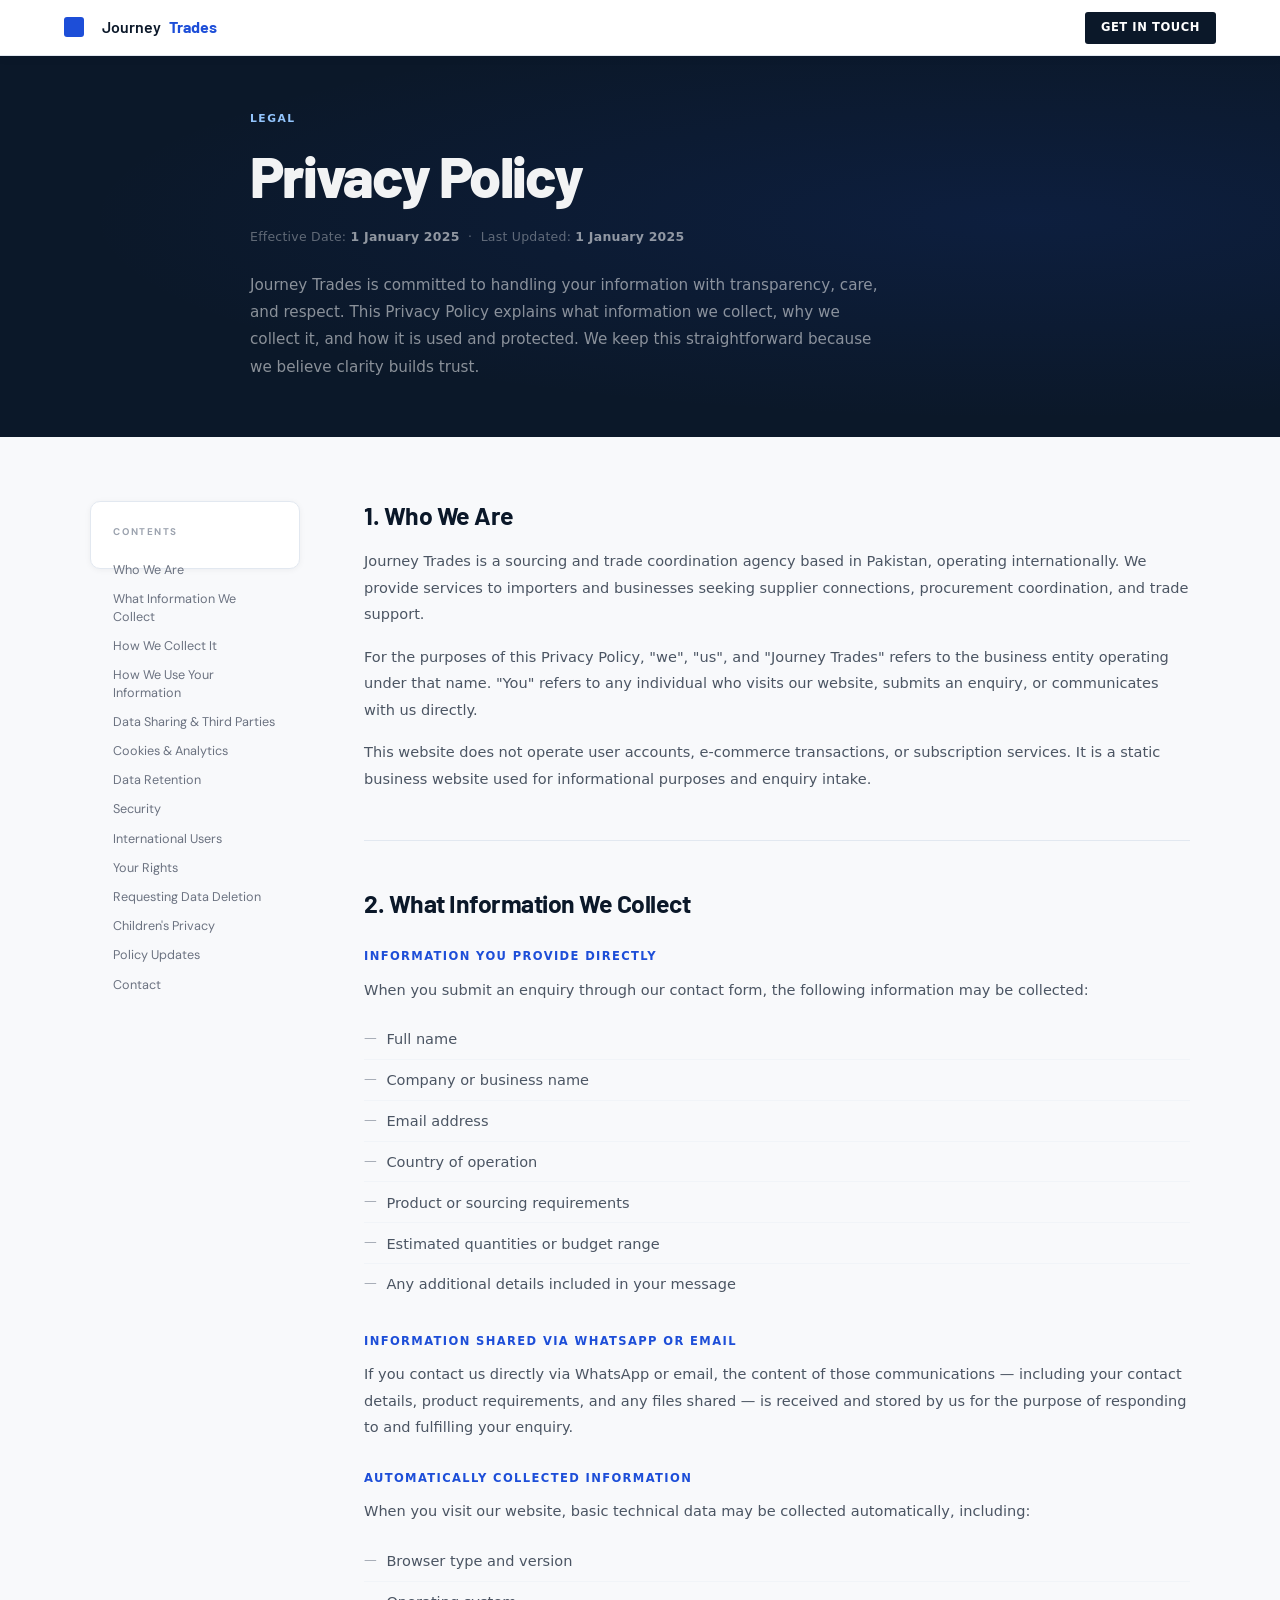
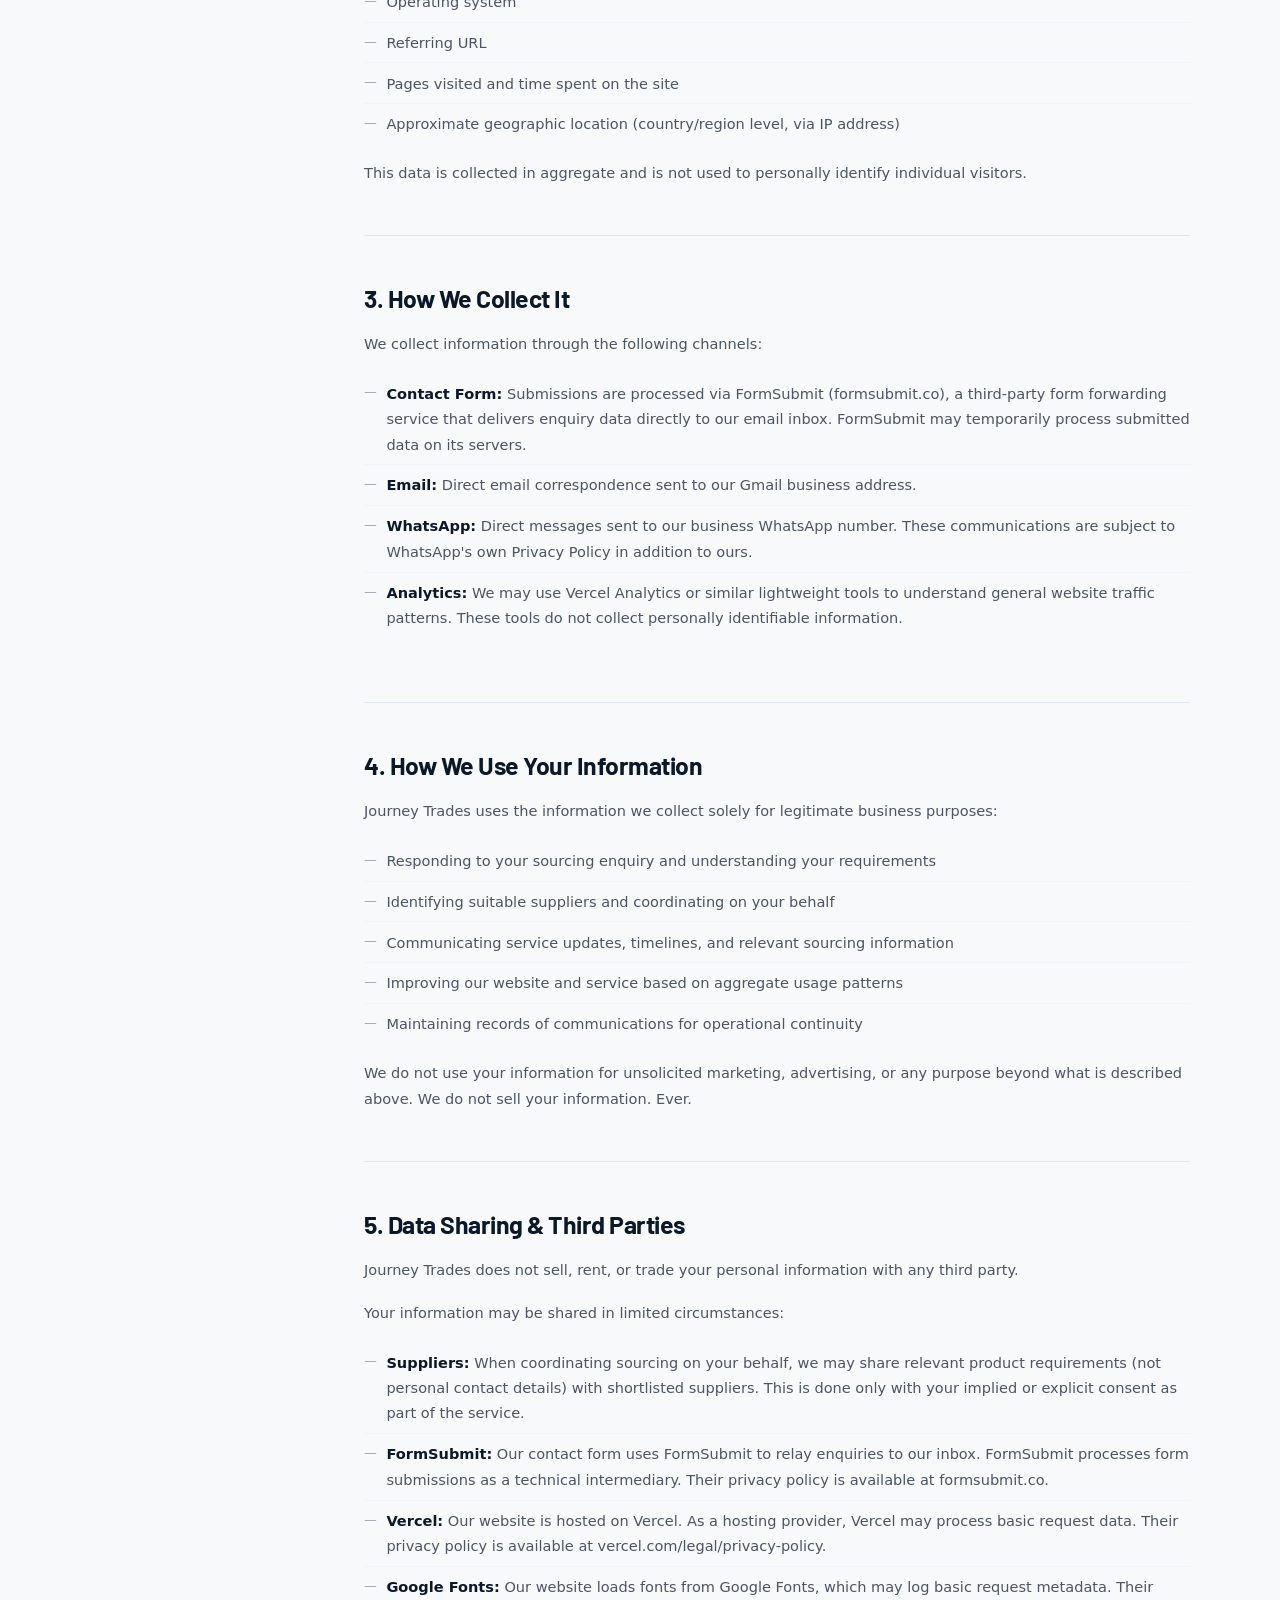
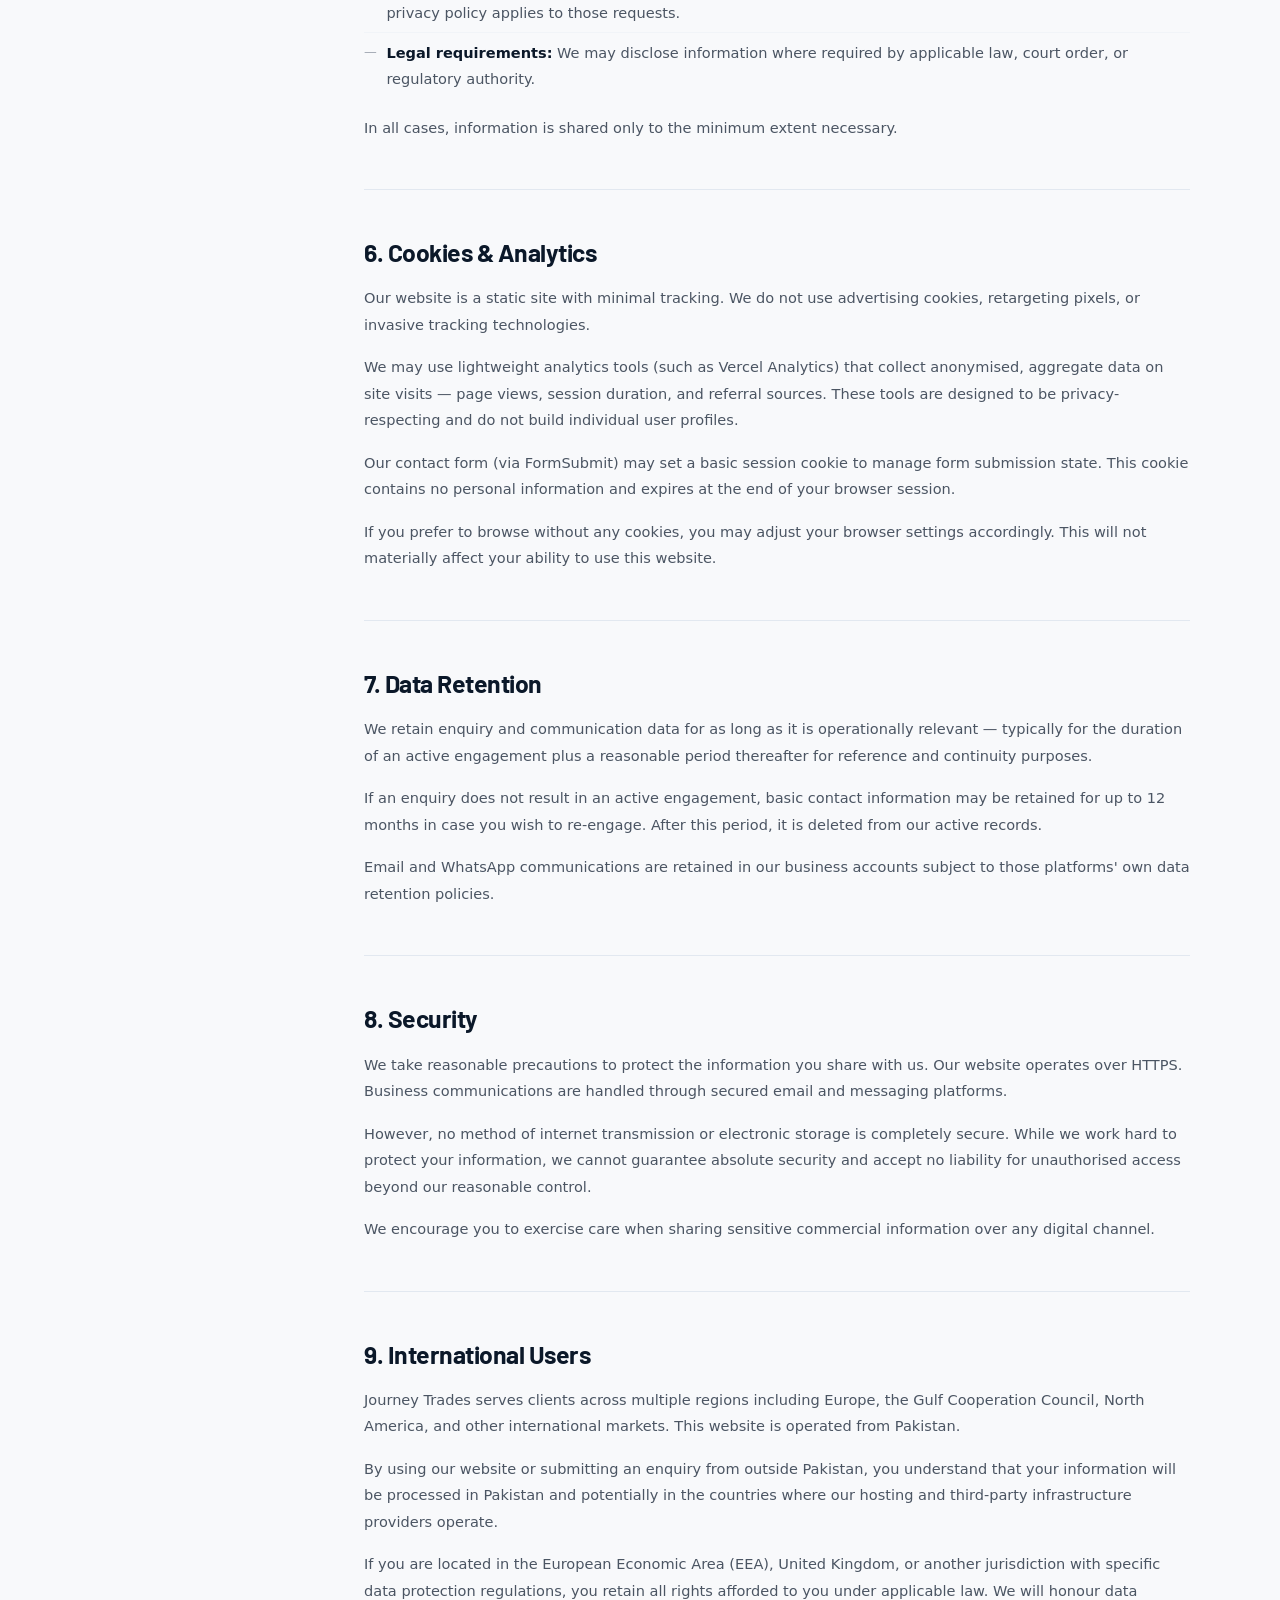
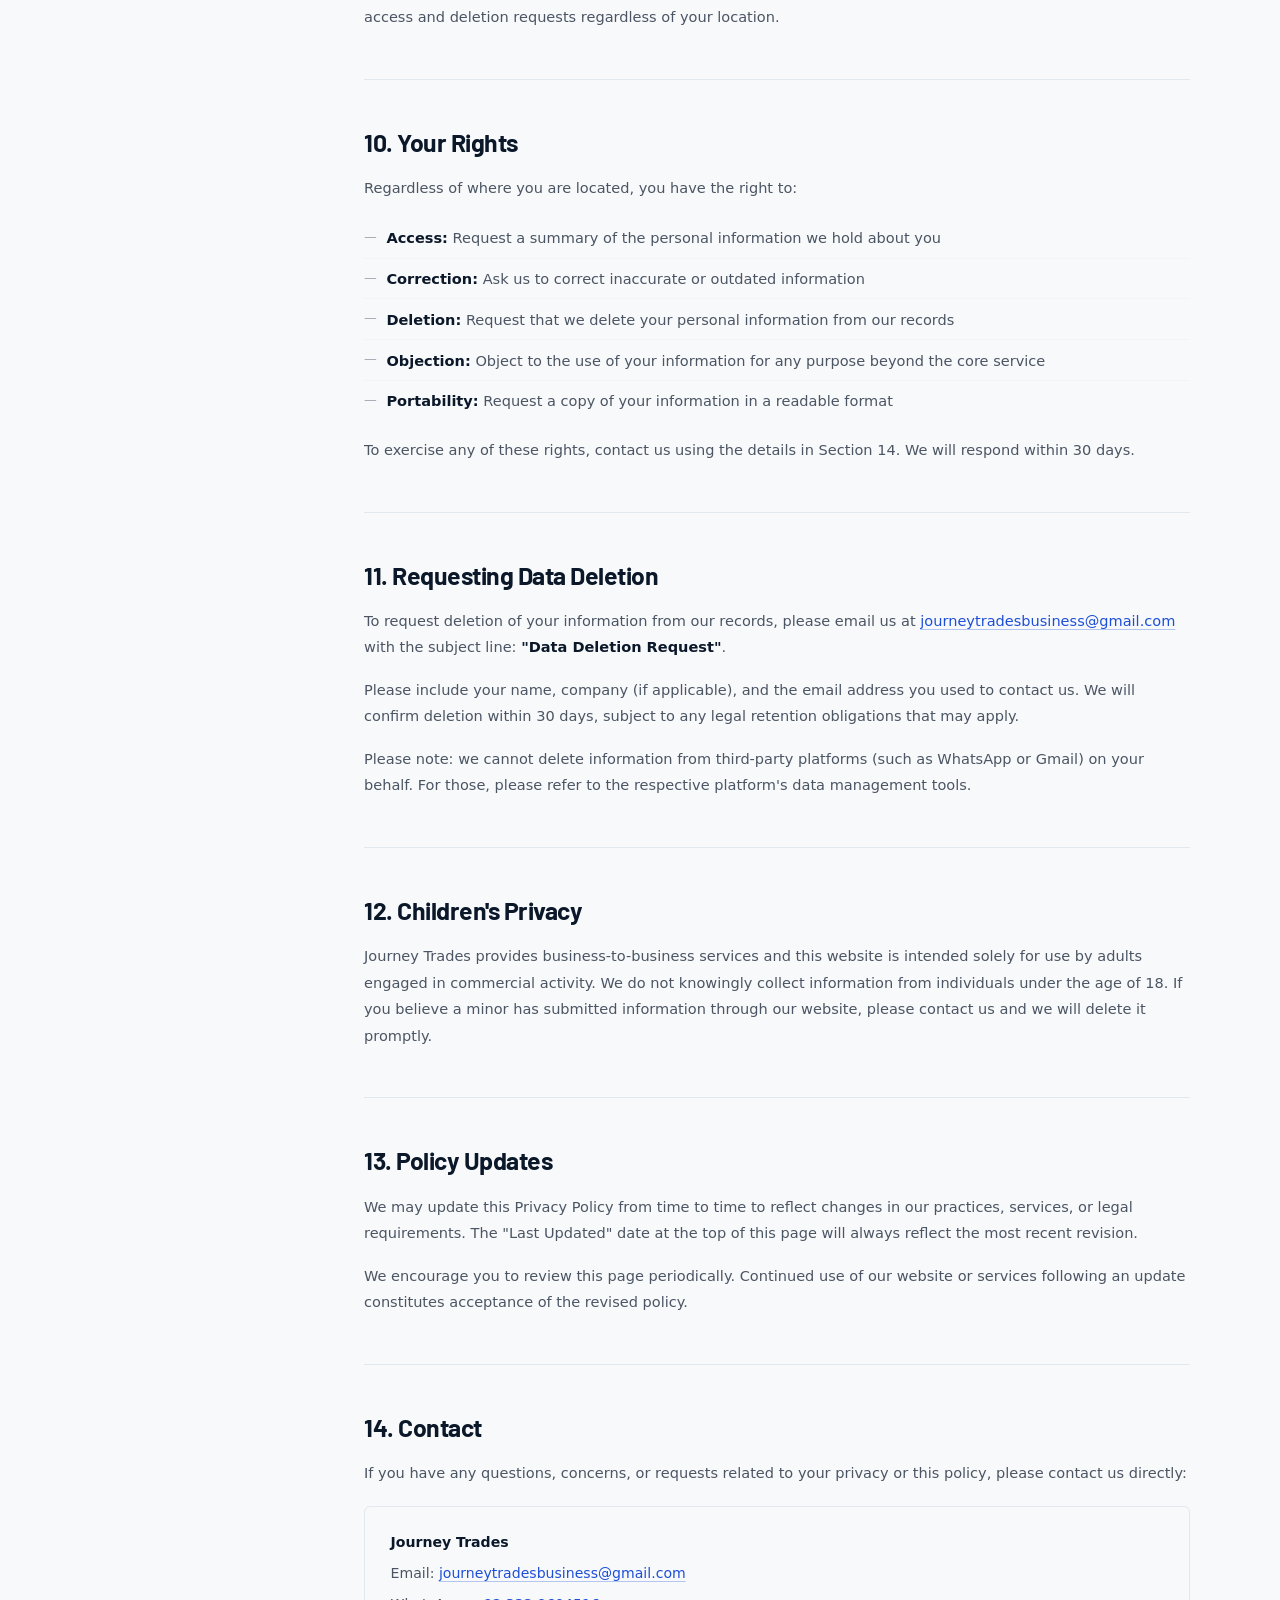
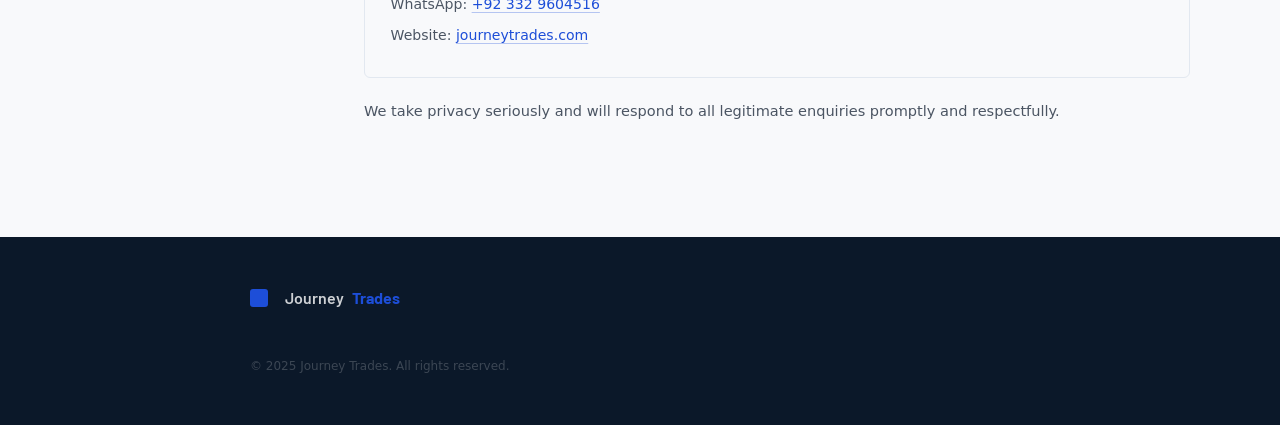
<file: privacy.html>
<!DOCTYPE html>
<html lang="en">
<head>
  <meta charset="UTF-8">
  <meta name="viewport" content="width=device-width, initial-scale=1.0">
  <meta name="description" content="Privacy Policy — Journey Trades. How we collect, use, and protect your information when you use our sourcing and trade coordination services.">
  <meta name="robots" content="noindex, follow">
  <title>Privacy Policy — Journey Trades</title>
  <link rel="canonical" href="https://journeytrades.com/privacy">
  <link rel="icon" type="image/x-icon" href="./assets/favicon/favicon.ico">
  <link rel="icon" type="image/png" sizes="32x32" href="./assets/favicon/favicon-32x32.png">
  <link rel="apple-touch-icon" sizes="180x180" href="./assets/favicon/apple-touch-icon.png">
  <meta name="theme-color" content="#0B1829">
  <link rel="preconnect" href="https://fonts.googleapis.com">
  <link rel="preconnect" href="https://fonts.gstatic.com" crossorigin>
  <link href="https://fonts.googleapis.com/css2?family=Barlow:ital,wght@0,400;0,500;0,600;0,700;0,800;1,700&family=DM+Sans:opsz,wght@9..40,300;9..40,400;9..40,500;9..40,600&display=swap" rel="stylesheet">
  <!-- ?v=2 bypasses Vercel CDN cache and all browser cache — REQUIRED after fixing CSS -->
  <link rel="stylesheet" href="./style.css?v=2">
  <link rel="stylesheet" href="./legal.css?v=2">
</head>
<body class="legal-page">

<nav id="main-nav" role="navigation" aria-label="Main navigation">
  <div class="nav-inner">
    <a href="./" class="nav-logo" aria-label="Journey Trades — home">
      <div class="nav-logo-mark" aria-hidden="true"></div>
      Journey<em>Trades</em>
    </a>
    <div class="nav-right">
      <a href="./#contact" class="nav-cta">Get in Touch</a>
    </div>
  </div>
</nav>

<header class="legal-header">
  <div class="legal-header-inner">
    <span class="section-tag">Legal</span>
    <h1>Privacy Policy</h1>
    <p class="legal-meta">
      Effective Date: <strong>1 January 2025</strong> &nbsp;&middot;&nbsp;
      Last Updated: <strong>1 January 2025</strong>
    </p>
    <p class="legal-intro">
      Journey Trades is committed to handling your information with transparency, care, and respect. This Privacy Policy explains what information we collect, why we collect it, and how it is used and protected. We keep this straightforward because we believe clarity builds trust.
    </p>
  </div>
</header>

<main class="legal-body" id="main-content">
  <div class="legal-inner">

    <nav class="legal-toc" aria-label="Table of contents">
      <h2>Contents</h2>
      <ol>
        <li><a href="#who-we-are">Who We Are</a></li>
        <li><a href="#what-we-collect">What Information We Collect</a></li>
        <li><a href="#how-we-collect">How We Collect It</a></li>
        <li><a href="#how-we-use">How We Use Your Information</a></li>
        <li><a href="#data-sharing">Data Sharing &amp; Third Parties</a></li>
        <li><a href="#cookies">Cookies &amp; Analytics</a></li>
        <li><a href="#retention">Data Retention</a></li>
        <li><a href="#security">Security</a></li>
        <li><a href="#international">International Users</a></li>
        <li><a href="#your-rights">Your Rights</a></li>
        <li><a href="#deletion">Requesting Data Deletion</a></li>
        <li><a href="#children">Children's Privacy</a></li>
        <li><a href="#updates">Policy Updates</a></li>
        <li><a href="#contact">Contact</a></li>
      </ol>
    </nav>

    <div class="legal-content">

      <section id="who-we-are" class="legal-section">
        <h2>1. Who We Are</h2>
        <p>Journey Trades is a sourcing and trade coordination agency based in Pakistan, operating internationally. We provide services to importers and businesses seeking supplier connections, procurement coordination, and trade support.</p>
        <p>For the purposes of this Privacy Policy, "we", "us", and "Journey Trades" refers to the business entity operating under that name. "You" refers to any individual who visits our website, submits an enquiry, or communicates with us directly.</p>
        <p>This website does not operate user accounts, e-commerce transactions, or subscription services. It is a static business website used for informational purposes and enquiry intake.</p>
      </section>

      <section id="what-we-collect" class="legal-section">
        <h2>2. What Information We Collect</h2>
        <h3>Information You Provide Directly</h3>
        <p>When you submit an enquiry through our contact form, the following information may be collected:</p>
        <ul>
          <li>Full name</li>
          <li>Company or business name</li>
          <li>Email address</li>
          <li>Country of operation</li>
          <li>Product or sourcing requirements</li>
          <li>Estimated quantities or budget range</li>
          <li>Any additional details included in your message</li>
        </ul>
        <h3>Information Shared via WhatsApp or Email</h3>
        <p>If you contact us directly via WhatsApp or email, the content of those communications — including your contact details, product requirements, and any files shared — is received and stored by us for the purpose of responding to and fulfilling your enquiry.</p>
        <h3>Automatically Collected Information</h3>
        <p>When you visit our website, basic technical data may be collected automatically, including:</p>
        <ul>
          <li>Browser type and version</li>
          <li>Operating system</li>
          <li>Referring URL</li>
          <li>Pages visited and time spent on the site</li>
          <li>Approximate geographic location (country/region level, via IP address)</li>
        </ul>
        <p>This data is collected in aggregate and is not used to personally identify individual visitors.</p>
      </section>

      <section id="how-we-collect" class="legal-section">
        <h2>3. How We Collect It</h2>
        <p>We collect information through the following channels:</p>
        <ul>
          <li><strong>Contact Form:</strong> Submissions are processed via FormSubmit (formsubmit.co), a third-party form forwarding service that delivers enquiry data directly to our email inbox. FormSubmit may temporarily process submitted data on its servers.</li>
          <li><strong>Email:</strong> Direct email correspondence sent to our Gmail business address.</li>
          <li><strong>WhatsApp:</strong> Direct messages sent to our business WhatsApp number. These communications are subject to WhatsApp's own Privacy Policy in addition to ours.</li>
          <li><strong>Analytics:</strong> We may use Vercel Analytics or similar lightweight tools to understand general website traffic patterns. These tools do not collect personally identifiable information.</li>
        </ul>
      </section>

      <section id="how-we-use" class="legal-section">
        <h2>4. How We Use Your Information</h2>
        <p>Journey Trades uses the information we collect solely for legitimate business purposes:</p>
        <ul>
          <li>Responding to your sourcing enquiry and understanding your requirements</li>
          <li>Identifying suitable suppliers and coordinating on your behalf</li>
          <li>Communicating service updates, timelines, and relevant sourcing information</li>
          <li>Improving our website and service based on aggregate usage patterns</li>
          <li>Maintaining records of communications for operational continuity</li>
        </ul>
        <p>We do not use your information for unsolicited marketing, advertising, or any purpose beyond what is described above. We do not sell your information. Ever.</p>
      </section>

      <section id="data-sharing" class="legal-section">
        <h2>5. Data Sharing &amp; Third Parties</h2>
        <p>Journey Trades does not sell, rent, or trade your personal information with any third party.</p>
        <p>Your information may be shared in limited circumstances:</p>
        <ul>
          <li><strong>Suppliers:</strong> When coordinating sourcing on your behalf, we may share relevant product requirements (not personal contact details) with shortlisted suppliers. This is done only with your implied or explicit consent as part of the service.</li>
          <li><strong>FormSubmit:</strong> Our contact form uses FormSubmit to relay enquiries to our inbox. FormSubmit processes form submissions as a technical intermediary. Their privacy policy is available at formsubmit.co.</li>
          <li><strong>Vercel:</strong> Our website is hosted on Vercel. As a hosting provider, Vercel may process basic request data. Their privacy policy is available at vercel.com/legal/privacy-policy.</li>
          <li><strong>Google Fonts:</strong> Our website loads fonts from Google Fonts, which may log basic request metadata. Their privacy policy applies to those requests.</li>
          <li><strong>Legal requirements:</strong> We may disclose information where required by applicable law, court order, or regulatory authority.</li>
        </ul>
        <p>In all cases, information is shared only to the minimum extent necessary.</p>
      </section>

      <section id="cookies" class="legal-section">
        <h2>6. Cookies &amp; Analytics</h2>
        <p>Our website is a static site with minimal tracking. We do not use advertising cookies, retargeting pixels, or invasive tracking technologies.</p>
        <p>We may use lightweight analytics tools (such as Vercel Analytics) that collect anonymised, aggregate data on site visits — page views, session duration, and referral sources. These tools are designed to be privacy-respecting and do not build individual user profiles.</p>
        <p>Our contact form (via FormSubmit) may set a basic session cookie to manage form submission state. This cookie contains no personal information and expires at the end of your browser session.</p>
        <p>If you prefer to browse without any cookies, you may adjust your browser settings accordingly. This will not materially affect your ability to use this website.</p>
      </section>

      <section id="retention" class="legal-section">
        <h2>7. Data Retention</h2>
        <p>We retain enquiry and communication data for as long as it is operationally relevant — typically for the duration of an active engagement plus a reasonable period thereafter for reference and continuity purposes.</p>
        <p>If an enquiry does not result in an active engagement, basic contact information may be retained for up to 12 months in case you wish to re-engage. After this period, it is deleted from our active records.</p>
        <p>Email and WhatsApp communications are retained in our business accounts subject to those platforms' own data retention policies.</p>
      </section>

      <section id="security" class="legal-section">
        <h2>8. Security</h2>
        <p>We take reasonable precautions to protect the information you share with us. Our website operates over HTTPS. Business communications are handled through secured email and messaging platforms.</p>
        <p>However, no method of internet transmission or electronic storage is completely secure. While we work hard to protect your information, we cannot guarantee absolute security and accept no liability for unauthorised access beyond our reasonable control.</p>
        <p>We encourage you to exercise care when sharing sensitive commercial information over any digital channel.</p>
      </section>

      <section id="international" class="legal-section">
        <h2>9. International Users</h2>
        <p>Journey Trades serves clients across multiple regions including Europe, the Gulf Cooperation Council, North America, and other international markets. This website is operated from Pakistan.</p>
        <p>By using our website or submitting an enquiry from outside Pakistan, you understand that your information will be processed in Pakistan and potentially in the countries where our hosting and third-party infrastructure providers operate.</p>
        <p>If you are located in the European Economic Area (EEA), United Kingdom, or another jurisdiction with specific data protection regulations, you retain all rights afforded to you under applicable law. We will honour data access and deletion requests regardless of your location.</p>
      </section>

      <section id="your-rights" class="legal-section">
        <h2>10. Your Rights</h2>
        <p>Regardless of where you are located, you have the right to:</p>
        <ul>
          <li><strong>Access:</strong> Request a summary of the personal information we hold about you</li>
          <li><strong>Correction:</strong> Ask us to correct inaccurate or outdated information</li>
          <li><strong>Deletion:</strong> Request that we delete your personal information from our records</li>
          <li><strong>Objection:</strong> Object to the use of your information for any purpose beyond the core service</li>
          <li><strong>Portability:</strong> Request a copy of your information in a readable format</li>
        </ul>
        <p>To exercise any of these rights, contact us using the details in Section 14. We will respond within 30 days.</p>
      </section>

      <section id="deletion" class="legal-section">
        <h2>11. Requesting Data Deletion</h2>
        <p>To request deletion of your information from our records, please email us at <a href="mailto:journeytradesbusiness@gmail.com">journeytradesbusiness@gmail.com</a> with the subject line: <strong>"Data Deletion Request"</strong>.</p>
        <p>Please include your name, company (if applicable), and the email address you used to contact us. We will confirm deletion within 30 days, subject to any legal retention obligations that may apply.</p>
        <p>Please note: we cannot delete information from third-party platforms (such as WhatsApp or Gmail) on your behalf. For those, please refer to the respective platform's data management tools.</p>
      </section>

      <section id="children" class="legal-section">
        <h2>12. Children's Privacy</h2>
        <p>Journey Trades provides business-to-business services and this website is intended solely for use by adults engaged in commercial activity. We do not knowingly collect information from individuals under the age of 18. If you believe a minor has submitted information through our website, please contact us and we will delete it promptly.</p>
      </section>

      <section id="updates" class="legal-section">
        <h2>13. Policy Updates</h2>
        <p>We may update this Privacy Policy from time to time to reflect changes in our practices, services, or legal requirements. The "Last Updated" date at the top of this page will always reflect the most recent revision.</p>
        <p>We encourage you to review this page periodically. Continued use of our website or services following an update constitutes acceptance of the revised policy.</p>
      </section>

      <section id="contact" class="legal-section">
        <h2>14. Contact</h2>
        <p>If you have any questions, concerns, or requests related to your privacy or this policy, please contact us directly:</p>
        <div class="legal-contact-block">
          <p><strong>Journey Trades</strong></p>
          <p>Email: <a href="mailto:journeytradesbusiness@gmail.com">journeytradesbusiness@gmail.com</a></p>
          <p>WhatsApp: <a href="https://wa.me/923329604516" target="_blank" rel="noopener noreferrer">+92 332 9604516</a></p>
          <p>Website: <a href="https://journeytrades.com">journeytrades.com</a></p>
        </div>
        <p>We take privacy seriously and will respond to all legitimate enquiries promptly and respectfully.</p>
      </section>

    </div>
  </div>
</main>

<footer class="legal-footer">
  <div class="legal-footer-inner">
    <a href="./" class="footer-logo" aria-label="Journey Trades — home">
      <div class="footer-logo-mark" aria-hidden="true"></div>
      Journey<em>Trades</em>
    </a>
    <nav class="legal-footer-links" aria-label="Legal page links">
      <a href="./terms">Terms &amp; Conditions</a>
      <a href="./privacy" aria-current="page">Privacy Policy</a>
      <a href="./">Back to Website</a>
    </nav>
    <p class="legal-footer-copy">&copy; 2025 Journey Trades. All rights reserved.</p>
  </div>
</footer>

</body>
</html>
</file>
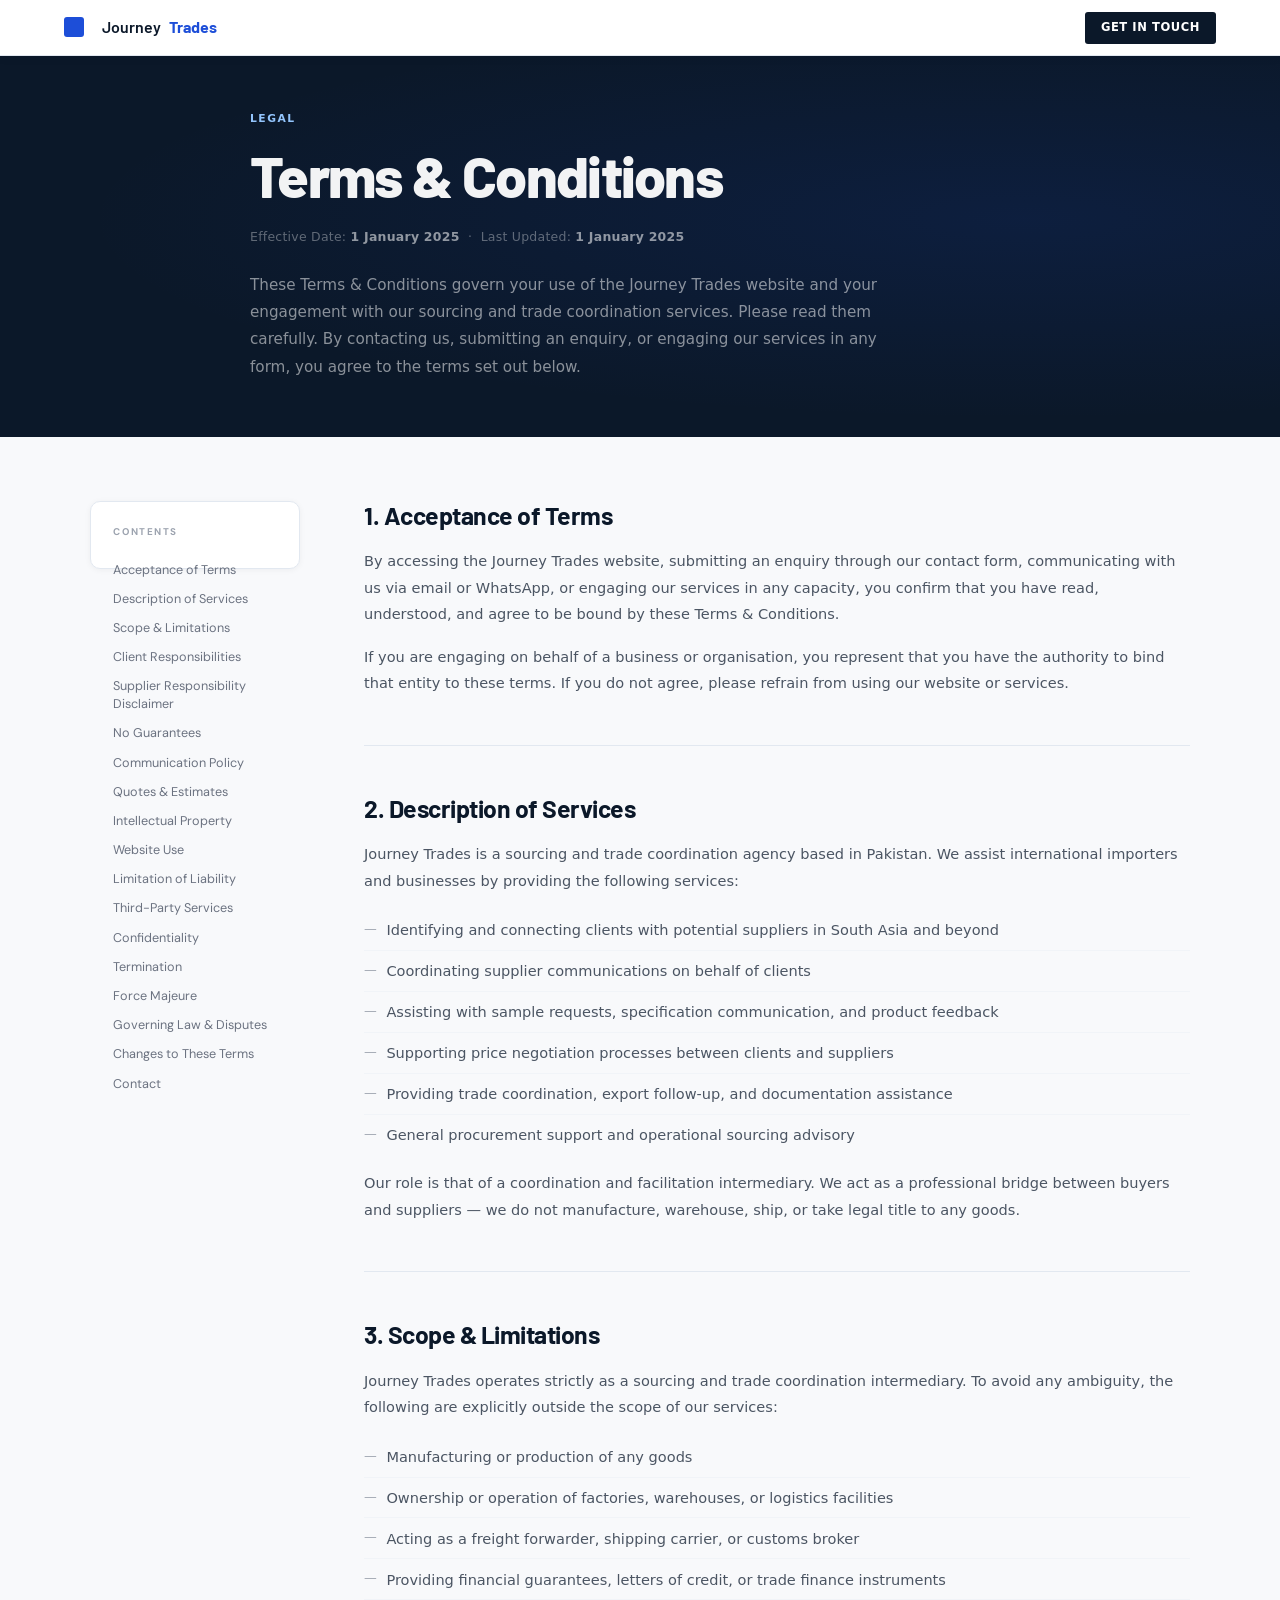
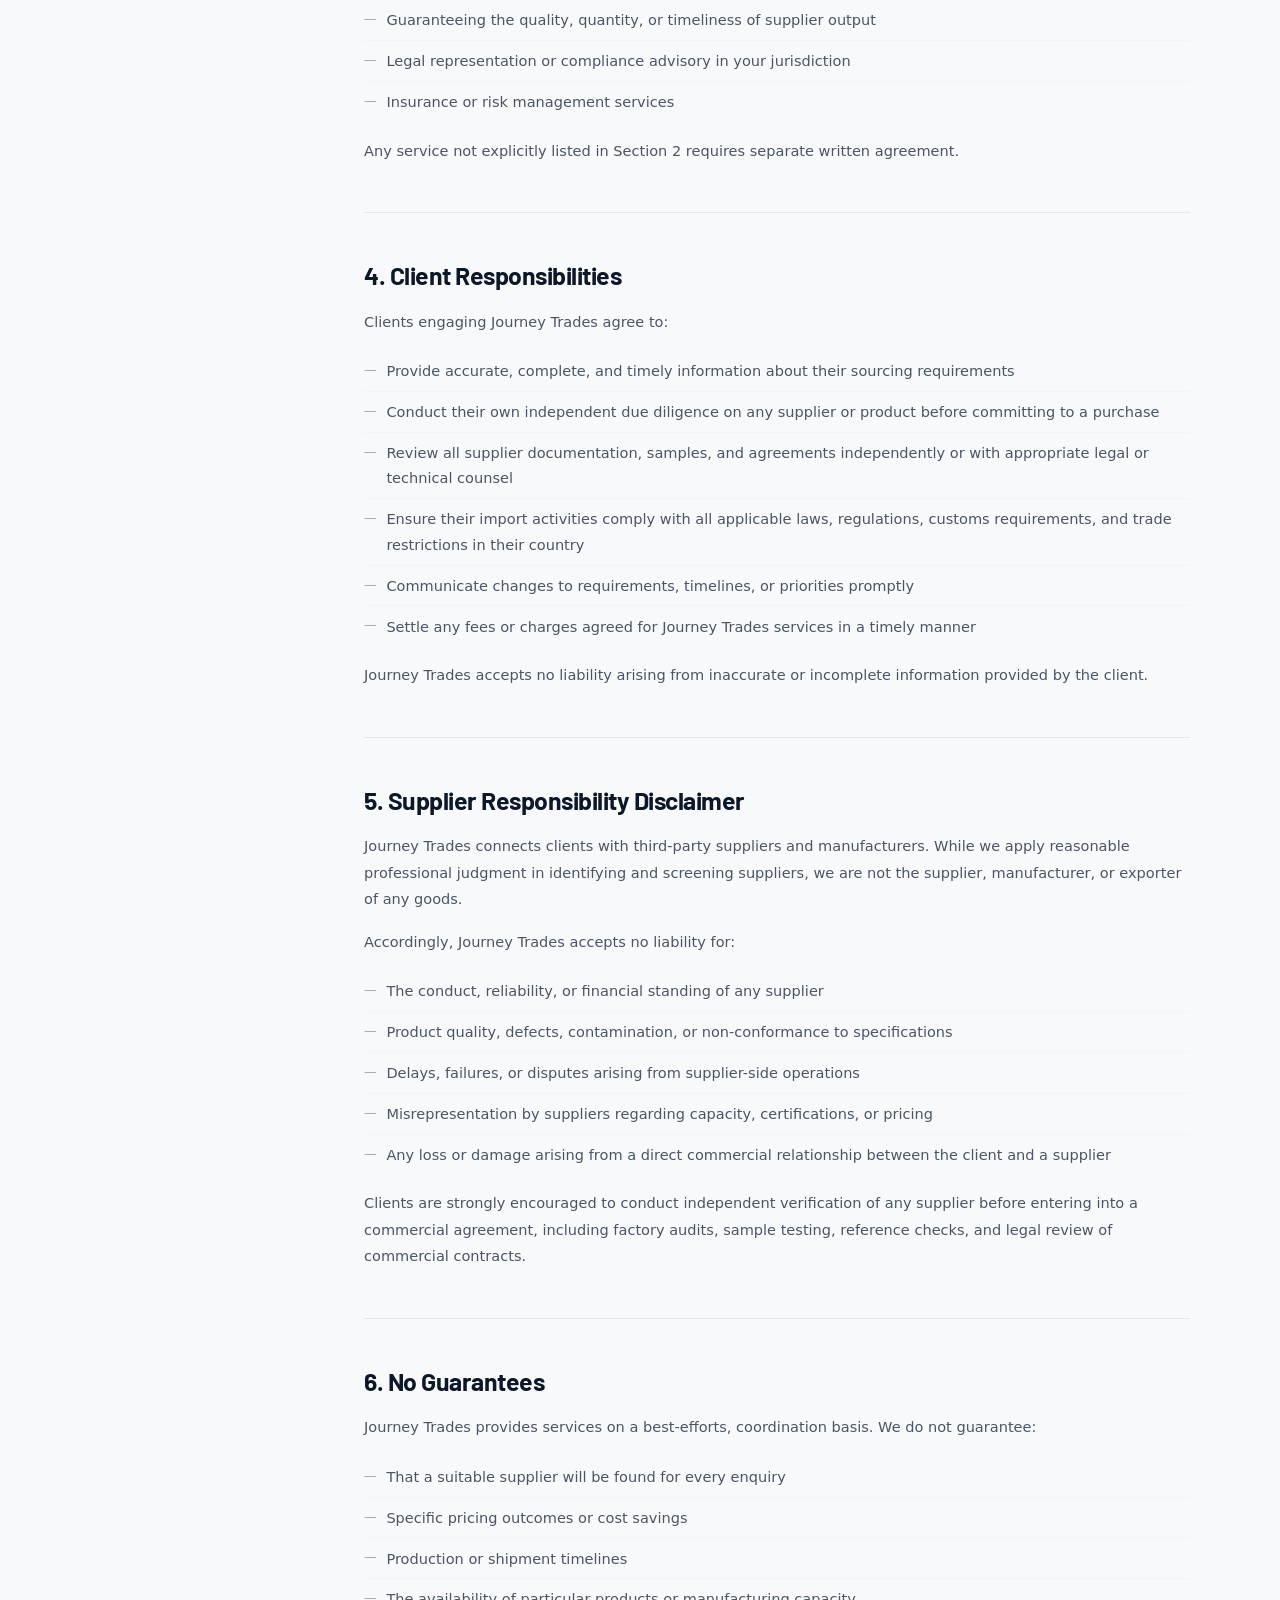
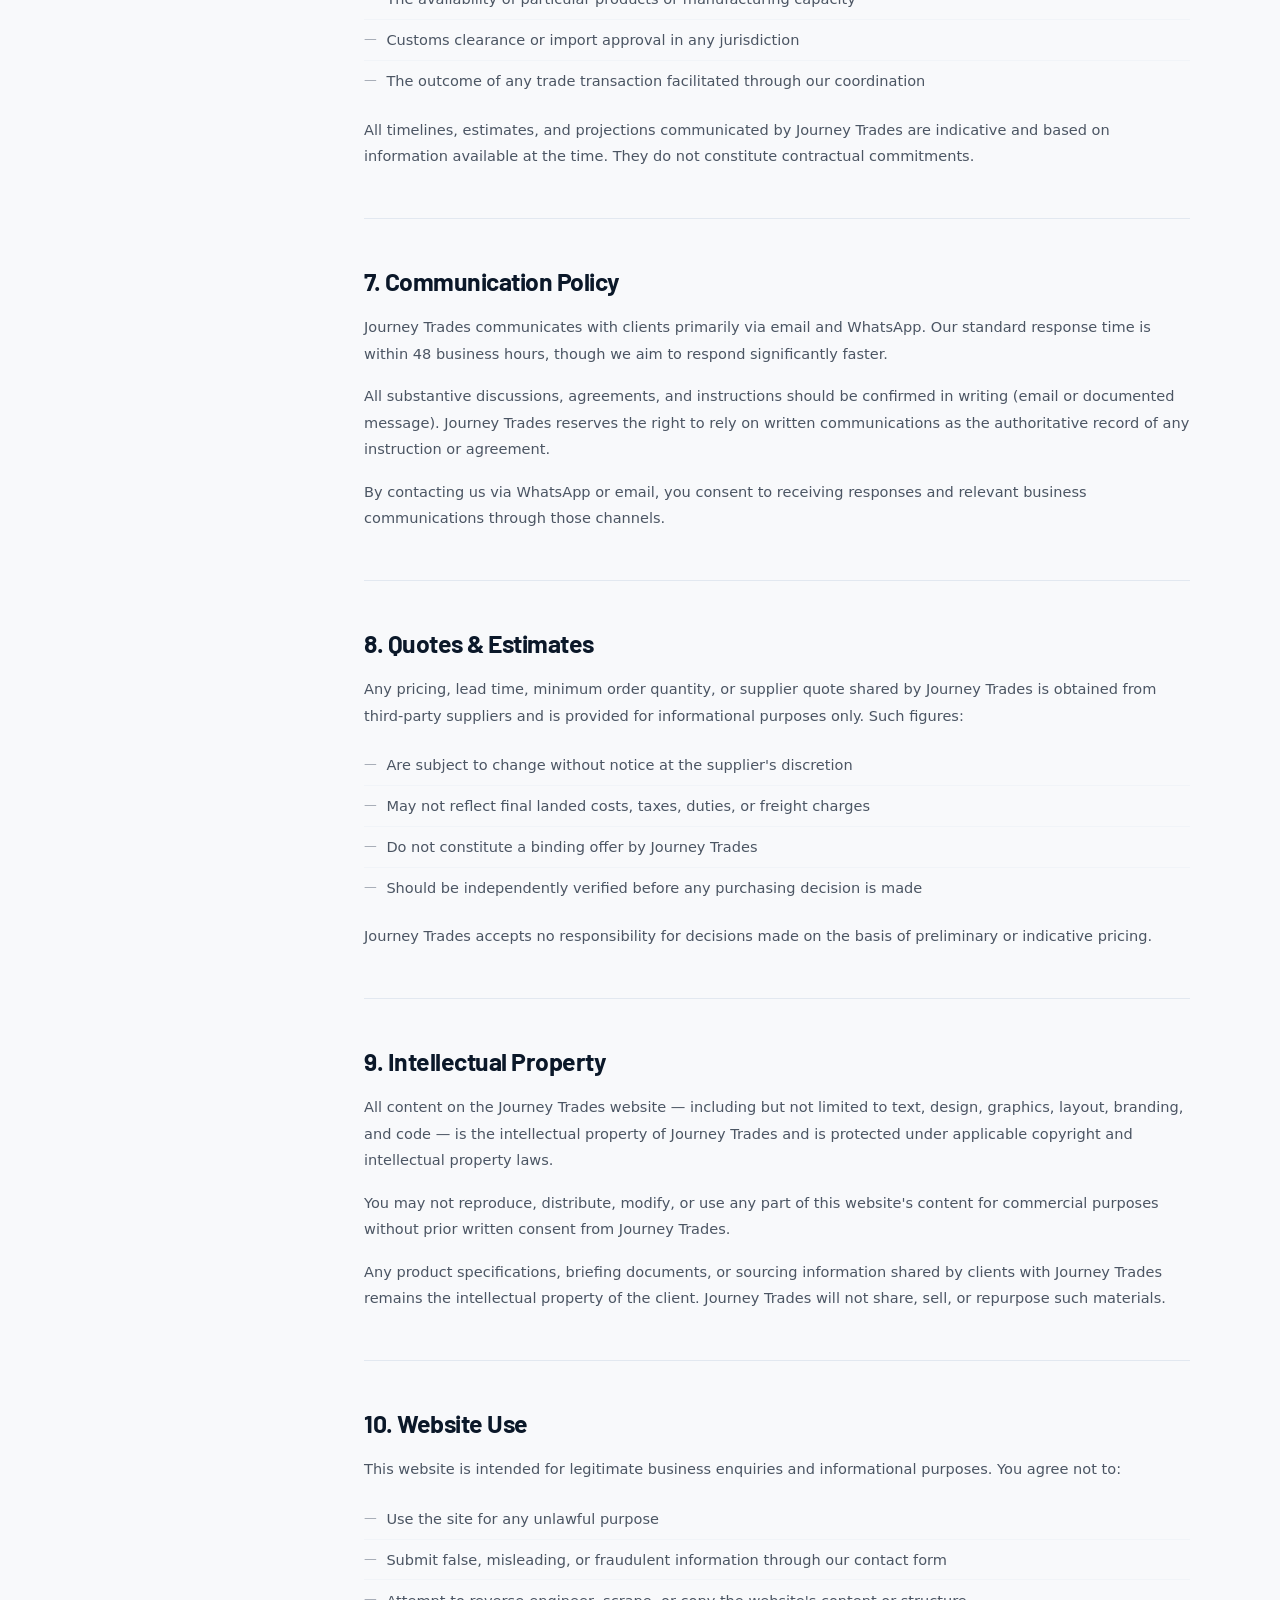
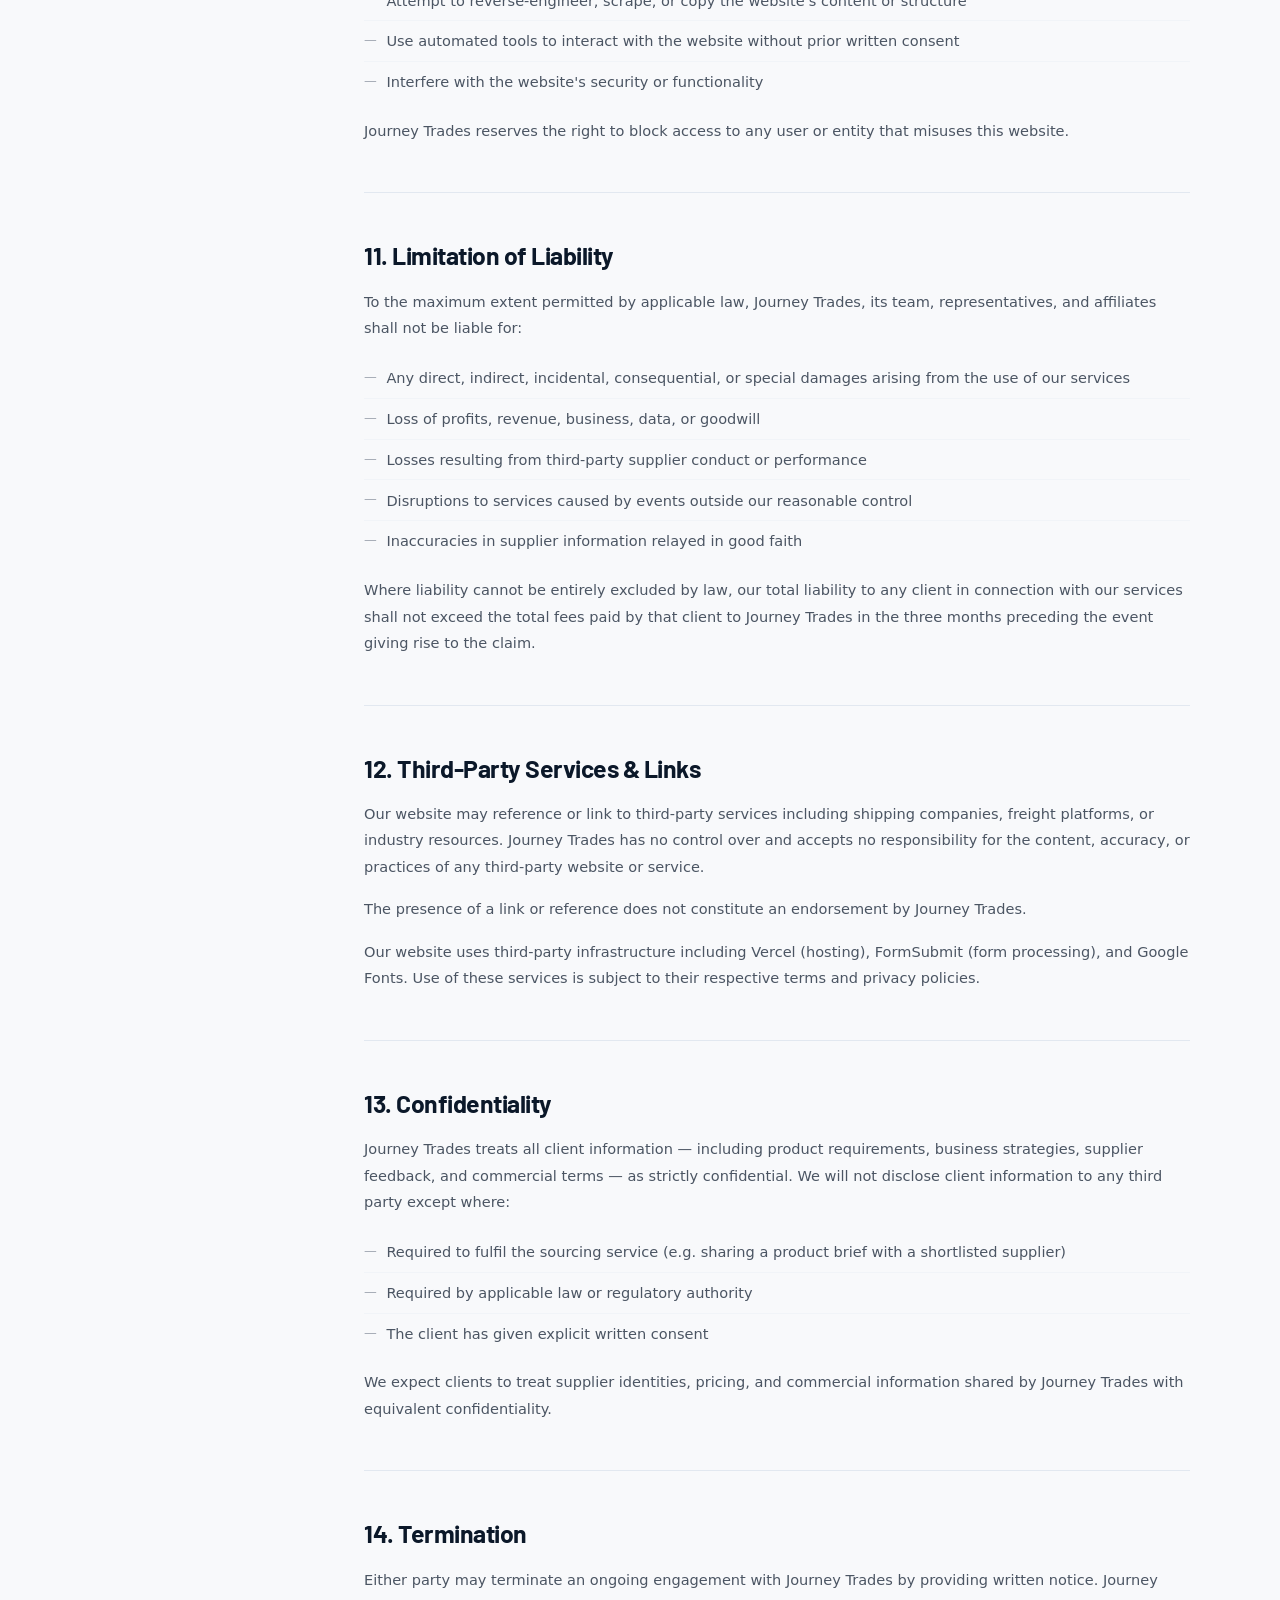
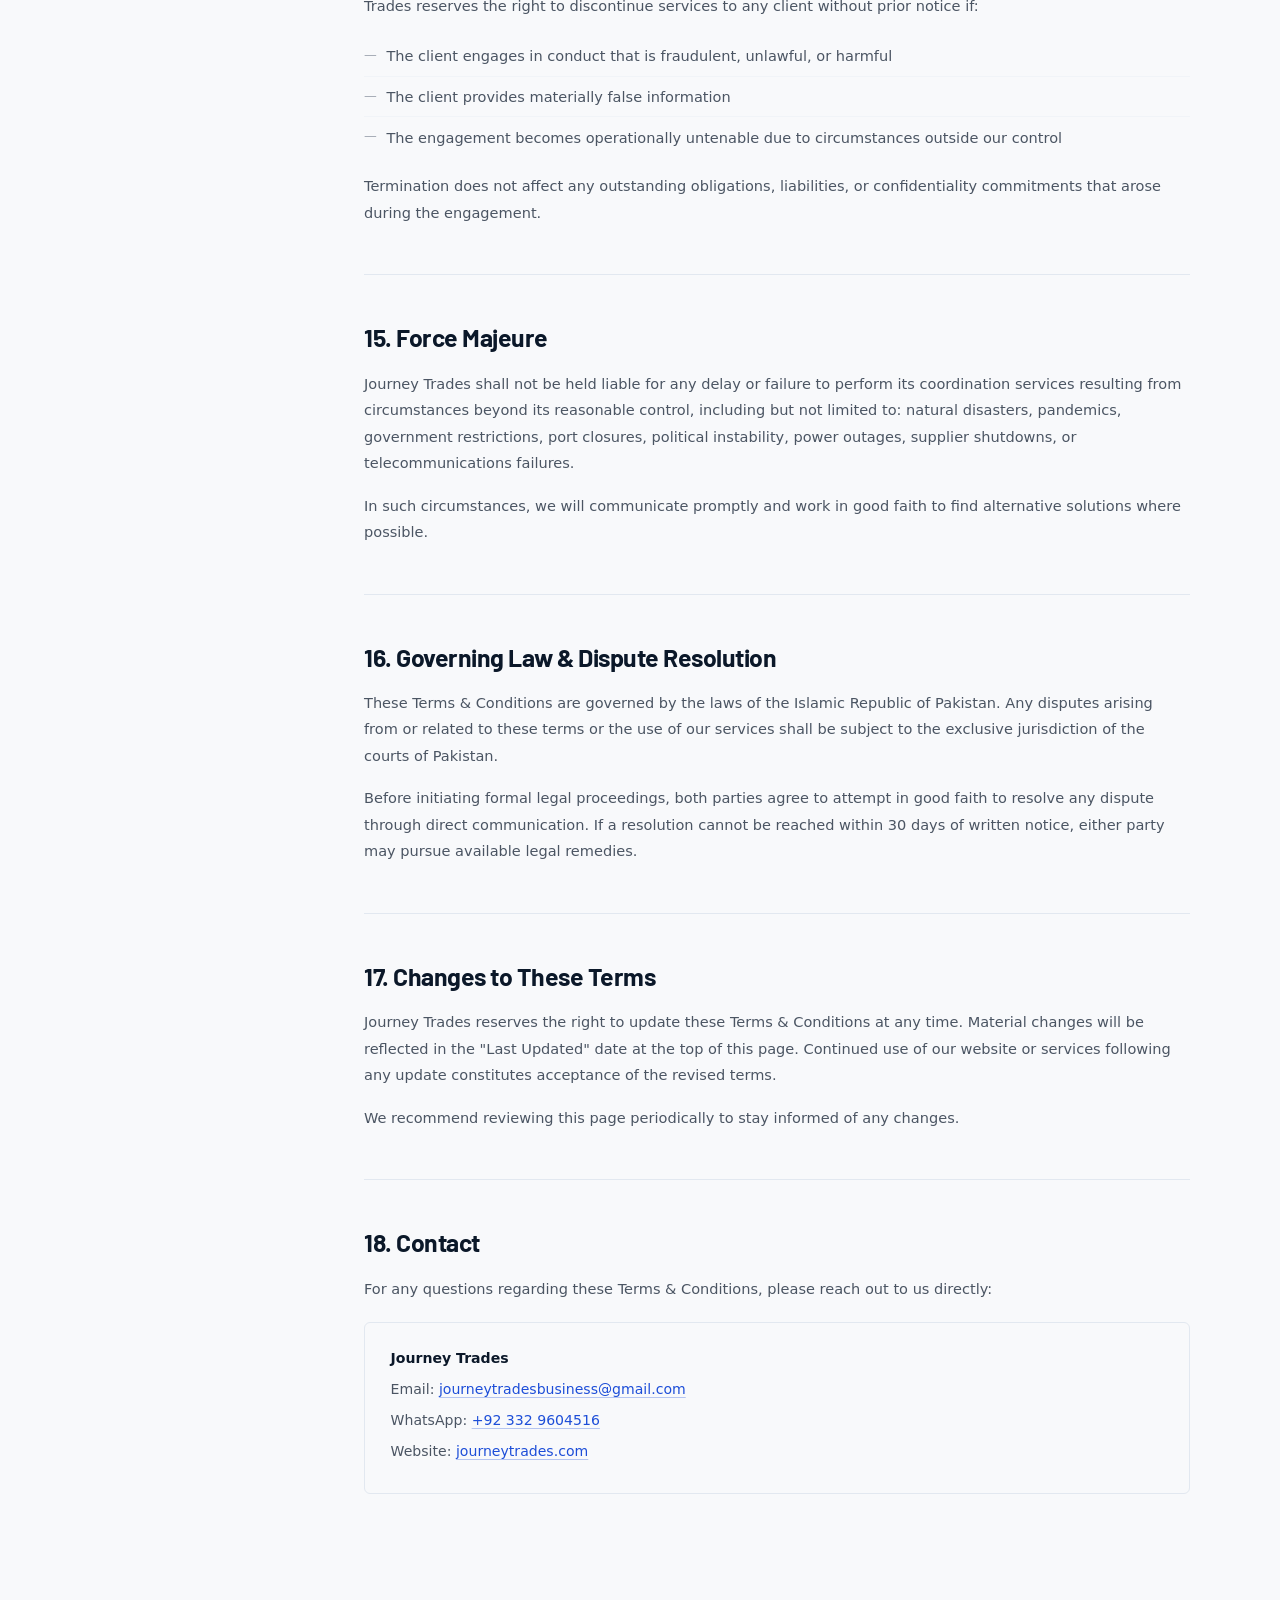
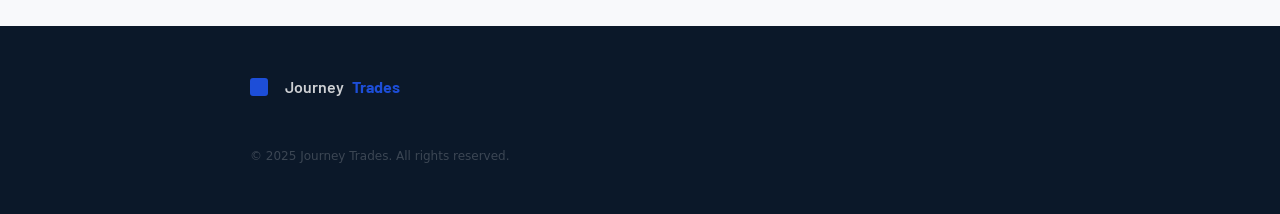
<file: terms.html>
<!DOCTYPE html>
<html lang="en">
<head>
  <meta charset="UTF-8">
  <meta name="viewport" content="width=device-width, initial-scale=1.0">
  <meta name="description" content="Terms and Conditions — Journey Trades. Understand the terms governing your use of our sourcing and trade coordination services.">
  <meta name="robots" content="noindex, follow">
  <title>Terms &amp; Conditions — Journey Trades</title>
  <link rel="canonical" href="https://journeytrades.com/terms">
  <link rel="icon" type="image/x-icon" href="./assets/favicon/favicon.ico">
  <link rel="icon" type="image/png" sizes="32x32" href="./assets/favicon/favicon-32x32.png">
  <link rel="apple-touch-icon" sizes="180x180" href="./assets/favicon/apple-touch-icon.png">
  <meta name="theme-color" content="#0B1829">
  <link rel="preconnect" href="https://fonts.googleapis.com">
  <link rel="preconnect" href="https://fonts.gstatic.com" crossorigin>
  <link href="https://fonts.googleapis.com/css2?family=Barlow:ital,wght@0,400;0,500;0,600;0,700;0,800;1,700&family=DM+Sans:opsz,wght@9..40,300;9..40,400;9..40,500;9..40,600&display=swap" rel="stylesheet">
  <!-- ?v=2 bypasses Vercel CDN cache and all browser cache — REQUIRED after fixing CSS -->
  <link rel="stylesheet" href="./style.css?v=2">
  <link rel="stylesheet" href="./legal.css?v=2">
</head>
<body class="legal-page">

<nav id="main-nav" role="navigation" aria-label="Main navigation">
  <div class="nav-inner">
    <a href="./" class="nav-logo" aria-label="Journey Trades — home">
      <div class="nav-logo-mark" aria-hidden="true"></div>
      Journey<em>Trades</em>
    </a>
    <div class="nav-right">
      <a href="./#contact" class="nav-cta">Get in Touch</a>
    </div>
  </div>
</nav>

<header class="legal-header">
  <div class="legal-header-inner">
    <span class="section-tag">Legal</span>
    <h1>Terms &amp; Conditions</h1>
    <p class="legal-meta">
      Effective Date: <strong>1 January 2025</strong> &nbsp;&middot;&nbsp;
      Last Updated: <strong>1 January 2025</strong>
    </p>
    <p class="legal-intro">
      These Terms &amp; Conditions govern your use of the Journey Trades website and your engagement with our sourcing and trade coordination services. Please read them carefully. By contacting us, submitting an enquiry, or engaging our services in any form, you agree to the terms set out below.
    </p>
  </div>
</header>

<main class="legal-body" id="main-content">
  <div class="legal-inner">

    <nav class="legal-toc" aria-label="Table of contents">
      <h2>Contents</h2>
      <ol>
        <li><a href="#acceptance">Acceptance of Terms</a></li>
        <li><a href="#services">Description of Services</a></li>
        <li><a href="#scope">Scope &amp; Limitations</a></li>
        <li><a href="#client-responsibilities">Client Responsibilities</a></li>
        <li><a href="#supplier-disclaimer">Supplier Responsibility Disclaimer</a></li>
        <li><a href="#no-guarantees">No Guarantees</a></li>
        <li><a href="#communication">Communication Policy</a></li>
        <li><a href="#quotes">Quotes &amp; Estimates</a></li>
        <li><a href="#ip">Intellectual Property</a></li>
        <li><a href="#website-use">Website Use</a></li>
        <li><a href="#liability">Limitation of Liability</a></li>
        <li><a href="#third-party">Third-Party Services</a></li>
        <li><a href="#confidentiality">Confidentiality</a></li>
        <li><a href="#termination">Termination</a></li>
        <li><a href="#force-majeure">Force Majeure</a></li>
        <li><a href="#governing-law">Governing Law &amp; Disputes</a></li>
        <li><a href="#changes">Changes to These Terms</a></li>
        <li><a href="#contact">Contact</a></li>
      </ol>
    </nav>

    <div class="legal-content">

      <section id="acceptance" class="legal-section">
        <h2>1. Acceptance of Terms</h2>
        <p>By accessing the Journey Trades website, submitting an enquiry through our contact form, communicating with us via email or WhatsApp, or engaging our services in any capacity, you confirm that you have read, understood, and agree to be bound by these Terms &amp; Conditions.</p>
        <p>If you are engaging on behalf of a business or organisation, you represent that you have the authority to bind that entity to these terms. If you do not agree, please refrain from using our website or services.</p>
      </section>

      <section id="services" class="legal-section">
        <h2>2. Description of Services</h2>
        <p>Journey Trades is a sourcing and trade coordination agency based in Pakistan. We assist international importers and businesses by providing the following services:</p>
        <ul>
          <li>Identifying and connecting clients with potential suppliers in South Asia and beyond</li>
          <li>Coordinating supplier communications on behalf of clients</li>
          <li>Assisting with sample requests, specification communication, and product feedback</li>
          <li>Supporting price negotiation processes between clients and suppliers</li>
          <li>Providing trade coordination, export follow-up, and documentation assistance</li>
          <li>General procurement support and operational sourcing advisory</li>
        </ul>
        <p>Our role is that of a coordination and facilitation intermediary. We act as a professional bridge between buyers and suppliers — we do not manufacture, warehouse, ship, or take legal title to any goods.</p>
      </section>

      <section id="scope" class="legal-section">
        <h2>3. Scope &amp; Limitations</h2>
        <p>Journey Trades operates strictly as a sourcing and trade coordination intermediary. To avoid any ambiguity, the following are explicitly outside the scope of our services:</p>
        <ul>
          <li>Manufacturing or production of any goods</li>
          <li>Ownership or operation of factories, warehouses, or logistics facilities</li>
          <li>Acting as a freight forwarder, shipping carrier, or customs broker</li>
          <li>Providing financial guarantees, letters of credit, or trade finance instruments</li>
          <li>Guaranteeing the quality, quantity, or timeliness of supplier output</li>
          <li>Legal representation or compliance advisory in your jurisdiction</li>
          <li>Insurance or risk management services</li>
        </ul>
        <p>Any service not explicitly listed in Section 2 requires separate written agreement.</p>
      </section>

      <section id="client-responsibilities" class="legal-section">
        <h2>4. Client Responsibilities</h2>
        <p>Clients engaging Journey Trades agree to:</p>
        <ul>
          <li>Provide accurate, complete, and timely information about their sourcing requirements</li>
          <li>Conduct their own independent due diligence on any supplier or product before committing to a purchase</li>
          <li>Review all supplier documentation, samples, and agreements independently or with appropriate legal or technical counsel</li>
          <li>Ensure their import activities comply with all applicable laws, regulations, customs requirements, and trade restrictions in their country</li>
          <li>Communicate changes to requirements, timelines, or priorities promptly</li>
          <li>Settle any fees or charges agreed for Journey Trades services in a timely manner</li>
        </ul>
        <p>Journey Trades accepts no liability arising from inaccurate or incomplete information provided by the client.</p>
      </section>

      <section id="supplier-disclaimer" class="legal-section">
        <h2>5. Supplier Responsibility Disclaimer</h2>
        <p>Journey Trades connects clients with third-party suppliers and manufacturers. While we apply reasonable professional judgment in identifying and screening suppliers, we are not the supplier, manufacturer, or exporter of any goods.</p>
        <p>Accordingly, Journey Trades accepts no liability for:</p>
        <ul>
          <li>The conduct, reliability, or financial standing of any supplier</li>
          <li>Product quality, defects, contamination, or non-conformance to specifications</li>
          <li>Delays, failures, or disputes arising from supplier-side operations</li>
          <li>Misrepresentation by suppliers regarding capacity, certifications, or pricing</li>
          <li>Any loss or damage arising from a direct commercial relationship between the client and a supplier</li>
        </ul>
        <p>Clients are strongly encouraged to conduct independent verification of any supplier before entering into a commercial agreement, including factory audits, sample testing, reference checks, and legal review of commercial contracts.</p>
      </section>

      <section id="no-guarantees" class="legal-section">
        <h2>6. No Guarantees</h2>
        <p>Journey Trades provides services on a best-efforts, coordination basis. We do not guarantee:</p>
        <ul>
          <li>That a suitable supplier will be found for every enquiry</li>
          <li>Specific pricing outcomes or cost savings</li>
          <li>Production or shipment timelines</li>
          <li>The availability of particular products or manufacturing capacity</li>
          <li>Customs clearance or import approval in any jurisdiction</li>
          <li>The outcome of any trade transaction facilitated through our coordination</li>
        </ul>
        <p>All timelines, estimates, and projections communicated by Journey Trades are indicative and based on information available at the time. They do not constitute contractual commitments.</p>
      </section>

      <section id="communication" class="legal-section">
        <h2>7. Communication Policy</h2>
        <p>Journey Trades communicates with clients primarily via email and WhatsApp. Our standard response time is within 48 business hours, though we aim to respond significantly faster.</p>
        <p>All substantive discussions, agreements, and instructions should be confirmed in writing (email or documented message). Journey Trades reserves the right to rely on written communications as the authoritative record of any instruction or agreement.</p>
        <p>By contacting us via WhatsApp or email, you consent to receiving responses and relevant business communications through those channels.</p>
      </section>

      <section id="quotes" class="legal-section">
        <h2>8. Quotes &amp; Estimates</h2>
        <p>Any pricing, lead time, minimum order quantity, or supplier quote shared by Journey Trades is obtained from third-party suppliers and is provided for informational purposes only. Such figures:</p>
        <ul>
          <li>Are subject to change without notice at the supplier's discretion</li>
          <li>May not reflect final landed costs, taxes, duties, or freight charges</li>
          <li>Do not constitute a binding offer by Journey Trades</li>
          <li>Should be independently verified before any purchasing decision is made</li>
        </ul>
        <p>Journey Trades accepts no responsibility for decisions made on the basis of preliminary or indicative pricing.</p>
      </section>

      <section id="ip" class="legal-section">
        <h2>9. Intellectual Property</h2>
        <p>All content on the Journey Trades website — including but not limited to text, design, graphics, layout, branding, and code — is the intellectual property of Journey Trades and is protected under applicable copyright and intellectual property laws.</p>
        <p>You may not reproduce, distribute, modify, or use any part of this website's content for commercial purposes without prior written consent from Journey Trades.</p>
        <p>Any product specifications, briefing documents, or sourcing information shared by clients with Journey Trades remains the intellectual property of the client. Journey Trades will not share, sell, or repurpose such materials.</p>
      </section>

      <section id="website-use" class="legal-section">
        <h2>10. Website Use</h2>
        <p>This website is intended for legitimate business enquiries and informational purposes. You agree not to:</p>
        <ul>
          <li>Use the site for any unlawful purpose</li>
          <li>Submit false, misleading, or fraudulent information through our contact form</li>
          <li>Attempt to reverse-engineer, scrape, or copy the website's content or structure</li>
          <li>Use automated tools to interact with the website without prior written consent</li>
          <li>Interfere with the website's security or functionality</li>
        </ul>
        <p>Journey Trades reserves the right to block access to any user or entity that misuses this website.</p>
      </section>

      <section id="liability" class="legal-section">
        <h2>11. Limitation of Liability</h2>
        <p>To the maximum extent permitted by applicable law, Journey Trades, its team, representatives, and affiliates shall not be liable for:</p>
        <ul>
          <li>Any direct, indirect, incidental, consequential, or special damages arising from the use of our services</li>
          <li>Loss of profits, revenue, business, data, or goodwill</li>
          <li>Losses resulting from third-party supplier conduct or performance</li>
          <li>Disruptions to services caused by events outside our reasonable control</li>
          <li>Inaccuracies in supplier information relayed in good faith</li>
        </ul>
        <p>Where liability cannot be entirely excluded by law, our total liability to any client in connection with our services shall not exceed the total fees paid by that client to Journey Trades in the three months preceding the event giving rise to the claim.</p>
      </section>

      <section id="third-party" class="legal-section">
        <h2>12. Third-Party Services &amp; Links</h2>
        <p>Our website may reference or link to third-party services including shipping companies, freight platforms, or industry resources. Journey Trades has no control over and accepts no responsibility for the content, accuracy, or practices of any third-party website or service.</p>
        <p>The presence of a link or reference does not constitute an endorsement by Journey Trades.</p>
        <p>Our website uses third-party infrastructure including Vercel (hosting), FormSubmit (form processing), and Google Fonts. Use of these services is subject to their respective terms and privacy policies.</p>
      </section>

      <section id="confidentiality" class="legal-section">
        <h2>13. Confidentiality</h2>
        <p>Journey Trades treats all client information — including product requirements, business strategies, supplier feedback, and commercial terms — as strictly confidential. We will not disclose client information to any third party except where:</p>
        <ul>
          <li>Required to fulfil the sourcing service (e.g. sharing a product brief with a shortlisted supplier)</li>
          <li>Required by applicable law or regulatory authority</li>
          <li>The client has given explicit written consent</li>
        </ul>
        <p>We expect clients to treat supplier identities, pricing, and commercial information shared by Journey Trades with equivalent confidentiality.</p>
      </section>

      <section id="termination" class="legal-section">
        <h2>14. Termination</h2>
        <p>Either party may terminate an ongoing engagement with Journey Trades by providing written notice. Journey Trades reserves the right to discontinue services to any client without prior notice if:</p>
        <ul>
          <li>The client engages in conduct that is fraudulent, unlawful, or harmful</li>
          <li>The client provides materially false information</li>
          <li>The engagement becomes operationally untenable due to circumstances outside our control</li>
        </ul>
        <p>Termination does not affect any outstanding obligations, liabilities, or confidentiality commitments that arose during the engagement.</p>
      </section>

      <section id="force-majeure" class="legal-section">
        <h2>15. Force Majeure</h2>
        <p>Journey Trades shall not be held liable for any delay or failure to perform its coordination services resulting from circumstances beyond its reasonable control, including but not limited to: natural disasters, pandemics, government restrictions, port closures, political instability, power outages, supplier shutdowns, or telecommunications failures.</p>
        <p>In such circumstances, we will communicate promptly and work in good faith to find alternative solutions where possible.</p>
      </section>

      <section id="governing-law" class="legal-section">
        <h2>16. Governing Law &amp; Dispute Resolution</h2>
        <p>These Terms &amp; Conditions are governed by the laws of the Islamic Republic of Pakistan. Any disputes arising from or related to these terms or the use of our services shall be subject to the exclusive jurisdiction of the courts of Pakistan.</p>
        <p>Before initiating formal legal proceedings, both parties agree to attempt in good faith to resolve any dispute through direct communication. If a resolution cannot be reached within 30 days of written notice, either party may pursue available legal remedies.</p>
      </section>

      <section id="changes" class="legal-section">
        <h2>17. Changes to These Terms</h2>
        <p>Journey Trades reserves the right to update these Terms &amp; Conditions at any time. Material changes will be reflected in the "Last Updated" date at the top of this page. Continued use of our website or services following any update constitutes acceptance of the revised terms.</p>
        <p>We recommend reviewing this page periodically to stay informed of any changes.</p>
      </section>

      <section id="contact" class="legal-section">
        <h2>18. Contact</h2>
        <p>For any questions regarding these Terms &amp; Conditions, please reach out to us directly:</p>
        <div class="legal-contact-block">
          <p><strong>Journey Trades</strong></p>
          <p>Email: <a href="mailto:journeytradesbusiness@gmail.com">journeytradesbusiness@gmail.com</a></p>
          <p>WhatsApp: <a href="https://wa.me/923329604516" target="_blank" rel="noopener noreferrer">+92 332 9604516</a></p>
          <p>Website: <a href="https://journeytrades.com">journeytrades.com</a></p>
        </div>
      </section>

    </div>
  </div>
</main>

<footer class="legal-footer">
  <div class="legal-footer-inner">
    <a href="./" class="footer-logo" aria-label="Journey Trades — home">
      <div class="footer-logo-mark" aria-hidden="true"></div>
      Journey<em>Trades</em>
    </a>
    <nav class="legal-footer-links" aria-label="Legal page links">
      <a href="./terms" aria-current="page">Terms &amp; Conditions</a>
      <a href="./privacy">Privacy Policy</a>
      <a href="./">Back to Website</a>
    </nav>
    <p class="legal-footer-copy">&copy; 2025 Journey Trades. All rights reserved.</p>
  </div>
</footer>

</body>
</html>
</file>
<file: style.css>
/* ═══════════════════════════════════════════════════════════
   JOURNEY TRADES — style.css  FINAL
   
   CORE FIX:
   .mobile-nav is display:none at ALL screen sizes in CSS.
   JavaScript alone calls element.style.display = 'block'/'none'.
   This eliminates the overlap bug caused by CSS making the nav
   display:block while opacity/visibility tried to hide it —
   which failed silently on Android WebView / mobile Chrome.
═══════════════════════════════════════════════════════════ */


/* ── DESIGN TOKENS ─────────────────────────────────────── */
:root {
  --bg:          #F4F1EC;
  --bg-warm:     #EFEBE4;
  --surface:     #FFFFFF;
  --dark:        #0E0F0D;
  --dark-mid:    #1C1E1A;
  --text-head:   #0E0F0D;
  --text-body:   #3D3D38;
  --text-muted:  #7A7A72;
  --text-light:  rgba(255,255,255,0.88);
  --text-dim:    rgba(255,255,255,0.44);
  --accent:      #2B4C7E;
  --accent-mid:  #1E3B6B;
  --accent-warm: #C8955C;
  --border:      rgba(14,15,13,0.10);
  --border-warm: rgba(14,15,13,0.06);
  --whatsapp:    #25D366;
  --nav-h:       68px;
  --max-w:       1380px;
  --pad-x:       6%;
  --pad-x-sm:    5%;
  --font-display: 'Cormorant Garamond', Georgia, serif;
  --font-body:    'Outfit', system-ui, sans-serif;
  --r-sm:        4px;
  --r:           8px;
  --r-lg:        16px;
  --shadow-sm:   0 1px 4px rgba(14,15,13,0.06);
  --shadow:      0 4px 20px rgba(14,15,13,0.09);
  --shadow-lg:   0 16px 60px rgba(14,15,13,0.14);
}


/* ── RESET ──────────────────────────────────────────────── */
*, *::before, *::after { box-sizing: border-box; margin: 0; padding: 0; }

html {
  scroll-behavior: smooth;
  scroll-padding-top: var(--nav-h);
  -webkit-text-size-adjust: 100%;
  font-size: 16px;
  overflow-x: hidden; /* on html, NOT body — avoids Safari sticky/fixed bug */
}

body {
  font-family: var(--font-body);
  background: var(--bg);
  color: var(--text-body);
  line-height: 1.65;
  -webkit-font-smoothing: antialiased;
  -moz-osx-font-smoothing: grayscale;
}

img { display: block; max-width: 100%; height: auto; }
a { color: inherit; text-decoration: none; }
ul { list-style: none; }
button, input, select, textarea { font-family: var(--font-body); }

.sr-only {
  position: absolute; width: 1px; height: 1px; padding: 0;
  margin: -1px; overflow: hidden; clip: rect(0,0,0,0);
  white-space: nowrap; border-width: 0;
}


/* ── SHARED ─────────────────────────────────────────────── */
.section-tag {
  display: inline-block;
  font-family: var(--font-body);
  font-size: 0.65rem;
  font-weight: 600;
  letter-spacing: 0.18em;
  text-transform: uppercase;
  color: var(--accent);
  margin-bottom: 1.25rem;
}

.section-heading {
  font-family: var(--font-display);
  font-size: clamp(2.2rem, 4.5vw, 3.8rem);
  font-weight: 600;
  line-height: 1.1;
  color: var(--text-head);
  letter-spacing: -0.02em;
}

.section-heading em { font-style: italic; font-weight: 400; color: var(--accent); }

.section-sub {
  font-size: 1rem;
  color: var(--text-muted);
  max-width: 520px;
  line-height: 1.7;
  margin-top: 1.25rem;
}

.section-head { text-align: center; margin-bottom: 5rem; }
.section-head .section-sub { margin-left: auto; margin-right: auto; }


/* ═══════════════════════════════════════════════════════════
   NAVBAR
═══════════════════════════════════════════════════════════ */
nav {
  position: fixed;
  top: 0; left: 0; right: 0;
  z-index: 100;
  height: var(--nav-h);
  transition: background 0.4s ease, box-shadow 0.4s ease, border-color 0.4s ease;
  border-bottom: 1px solid transparent;
}

nav.nav-transparent { background: transparent; }

nav.nav-solid {
  background: rgba(244,241,236,0.97);
  border-bottom-color: var(--border);
  box-shadow: 0 1px 20px rgba(14,15,13,0.07);
  backdrop-filter: blur(12px);
  -webkit-backdrop-filter: blur(12px);
}

.nav-inner {
  height: 100%;
  max-width: var(--max-w);
  margin: 0 auto;
  padding: 0 var(--pad-x);
  display: flex;
  align-items: center;
  justify-content: space-between;
  gap: 2rem;
}

.nav-logo {
  display: inline-flex;
  align-items: center;
  flex-shrink: 0;
  text-decoration: none;
}

.nav-logo-mark {
  width: 20px; height: 20px;
  background: var(--accent);
  border-radius: 3px;
  margin-right: 10px;
  flex-shrink: 0;
  transition: transform 0.3s cubic-bezier(0.34,1.56,0.64,1);
}

.nav-logo:hover .nav-logo-mark { transform: rotate(10deg) scale(1.05); }

.nav-logo-text {
  font-family: var(--font-display);
  font-size: 1.2rem;
  font-weight: 600;
  letter-spacing: -0.01em;
  color: #fff;
  transition: color 0.3s;
}

.nav-logo-text em { font-style: normal; color: rgba(255,255,255,0.65); }

nav.nav-solid .nav-logo-text { color: var(--text-head); }
nav.nav-solid .nav-logo-text em { color: var(--accent); }

.nav-links {
  display: flex;
  align-items: center;
  flex: 1;
  justify-content: center;
}

.nav-links a {
  font-size: 0.8rem;
  font-weight: 500;
  letter-spacing: 0.04em;
  color: rgba(255,255,255,0.7);
  padding: 0 1rem;
  height: var(--nav-h);
  display: flex;
  align-items: center;
  border-bottom: 1.5px solid transparent;
  transition: color 0.2s, border-color 0.2s;
  white-space: nowrap;
}

.nav-links a:hover { color: #fff; }
nav.nav-solid .nav-links a { color: var(--text-muted); }
nav.nav-solid .nav-links a:hover { color: var(--text-head); border-bottom-color: var(--accent); }

.nav-links a.active { color: #fff; border-bottom-color: var(--accent-warm); }
nav.nav-solid .nav-links a.active { color: var(--text-head); border-bottom-color: var(--accent); }

.nav-right { display: flex; align-items: center; gap: 1.5rem; flex-shrink: 0; }

.nav-badge {
  display: flex; align-items: center; gap: 6px;
  font-size: 0.7rem; font-weight: 500; letter-spacing: 0.03em;
  color: rgba(255,255,255,0.55); white-space: nowrap;
}

nav.nav-solid .nav-badge { color: var(--text-muted); }

.nav-badge-dot {
  width: 6px; height: 6px;
  background: #34d399;
  border-radius: 50%;
  animation: navPulse 2.5s infinite;
}

@keyframes navPulse {
  0%, 100% { box-shadow: 0 0 0 0 rgba(52,211,153,0.5); }
  60%       { box-shadow: 0 0 0 4px rgba(52,211,153,0); }
}

.nav-cta {
  display: inline-flex; align-items: center;
  height: 36px; padding: 0 1.2rem;
  background: var(--accent);
  color: #fff !important;
  font-size: 0.72rem; font-weight: 600;
  letter-spacing: 0.08em; text-transform: uppercase;
  border-radius: var(--r-sm);
  transition: background 0.2s, transform 0.15s, box-shadow 0.2s;
  white-space: nowrap;
}

.nav-cta:hover {
  background: var(--accent-mid);
  transform: translateY(-1px);
  box-shadow: 0 4px 16px rgba(43,76,126,0.4);
}

/* Hamburger — hidden on desktop, shown on mobile via media query */
.hamburger {
  display: none;
  flex-direction: column;
  justify-content: center;
  gap: 6px;
  width: 36px; height: 36px;
  background: none; border: none;
  cursor: pointer; padding: 6px;
  border-radius: var(--r-sm);
}

.hamburger span {
  display: block; width: 100%; height: 1.5px;
  background: #fff;
  transform-origin: center;
  transition: transform 0.3s cubic-bezier(0.23,1,0.32,1), background 0.3s;
}

nav.nav-solid .hamburger span { background: var(--text-head); }

.hamburger.open span:nth-child(1) { transform: translateY(7.5px) rotate(45deg); }
.hamburger.open span:nth-child(2) { transform: translateY(-7.5px) rotate(-45deg); }


/* ── MOBILE NAV ─────────────────────────────────────────── */
/*
  CRITICAL: display:none here AND in every media query.
  JavaScript sets element.style.display = 'block' when open.
  This is the only reliable cross-browser way to prevent the
  overlap bug on Android WebView / mobile Chrome.
*/
.mobile-nav {
  display: none; /* JS controls this — never change */
  position: fixed;
  top: var(--nav-h);
  left: 0; right: 0;
  z-index: 99;
  background: #F4F1EC; /* hardcoded — CSS vars can fail on GPU layers */
  border-bottom: 1px solid rgba(14,15,13,0.10);
  box-shadow: 0 8px 32px rgba(14,15,13,0.15);
}

.mobile-nav-inner { padding: 1.25rem 0; }

.mobile-nav a {
  display: block;
  padding: 0.85rem var(--pad-x-sm);
  font-size: 0.88rem; font-weight: 500;
  color: var(--text-body);
  border-bottom: 1px solid rgba(14,15,13,0.06);
  transition: color 0.15s, background 0.15s;
  letter-spacing: 0.01em;
}

.mobile-nav a:last-of-type { border-bottom: none; }
.mobile-nav a:hover { color: var(--text-head); background: var(--bg-warm); }

.mobile-nav-cta {
  display: block;
  margin: 1rem var(--pad-x-sm);
  padding: 0.9rem 1.5rem !important;
  background: var(--accent) !important;
  color: #fff !important;
  border-radius: var(--r-sm) !important;
  text-align: center;
  font-size: 0.78rem !important; font-weight: 700 !important;
  letter-spacing: 0.08em !important; text-transform: uppercase;
  border-bottom: none !important;
}

.mobile-nav-cta:hover { background: var(--accent-mid) !important; }


/* ═══════════════════════════════════════════════════════════
   HERO
═══════════════════════════════════════════════════════════ */
.hero {
  position: relative;
  height: 100svh; min-height: 600px;
  display: flex; flex-direction: column;
  justify-content: center; align-items: flex-start;
  overflow: hidden;
  background: var(--dark);
}

.hero-slideshow { position: absolute; inset: 0; z-index: 0; }

.hero-slide {
  position: absolute; inset: 0;
  background-size: cover; background-position: center;
  opacity: 0; transform: scale(1.04);
  transition: opacity 1.4s cubic-bezier(0.4,0,0.2,1), transform 8s cubic-bezier(0.25,0.46,0.45,0.94);
  will-change: opacity, transform;
}

.hero-slide.active { opacity: 1; transform: scale(1); }

.hero-overlay {
  position: absolute; inset: 0; z-index: 1;
  background:
    linear-gradient(105deg, rgba(10,12,10,0.75) 0%, rgba(10,12,10,0.30) 55%, rgba(10,12,10,0.15) 100%),
    linear-gradient(to top, rgba(10,12,10,0.65) 0%, transparent 50%);
}

.hero-grain {
  position: absolute; inset: 0; z-index: 2; opacity: 0.04;
  background-image: url("data:image/svg+xml,%3Csvg viewBox='0 0 256 256' xmlns='http://www.w3.org/2000/svg'%3E%3Cfilter id='noise'%3E%3CfeTurbulence type='fractalNoise' baseFrequency='0.9' numOctaves='4' stitchTiles='stitch'/%3E%3C/filter%3E%3Crect width='100%25' height='100%25' filter='url(%23noise)' opacity='1'/%3E%3C/svg%3E");
  background-repeat: repeat; background-size: 180px; pointer-events: none;
}

.hero-content {
  position: relative; z-index: 3;
  max-width: var(--max-w); width: 100%;
  margin: 0 auto; padding: 0 var(--pad-x);
  padding-top: var(--nav-h);
}

.hero-eyebrow {
  display: flex; align-items: center; gap: 1rem;
  margin-bottom: 2rem;
  animation: heroFadeUp 1s ease 0.2s both;
}

.hero-eyebrow-line { display: block; width: 36px; height: 1px; background: var(--accent-warm); flex-shrink: 0; }

.hero-eyebrow span:last-child {
  font-size: 0.65rem; font-weight: 600;
  letter-spacing: 0.2em; text-transform: uppercase;
  color: rgba(255,255,255,0.6);
}

.hero-heading {
  font-family: var(--font-display);
  font-size: clamp(3rem, 7.5vw, 6.5rem);
  font-weight: 600; line-height: 1.0;
  letter-spacing: -0.03em; color: #fff; max-width: 14ch;
  animation: heroFadeUp 1s ease 0.35s both;
}

.hero-heading em { display: block; font-style: italic; font-weight: 400; color: rgba(255,255,255,0.72); }

.hero-sub {
  font-size: clamp(0.95rem, 1.4vw, 1.1rem);
  color: rgba(255,255,255,0.65);
  max-width: 500px; line-height: 1.7;
  margin-top: 2rem; font-weight: 300;
  animation: heroFadeUp 1s ease 0.5s both;
}

.hero-actions {
  display: flex; align-items: center; gap: 1rem;
  margin-top: 2.75rem; flex-wrap: wrap;
  animation: heroFadeUp 1s ease 0.65s both;
}

.btn-primary {
  display: inline-flex; align-items: center;
  height: 50px; padding: 0 2rem;
  background: var(--accent); color: #fff;
  font-size: 0.82rem; font-weight: 600;
  letter-spacing: 0.08em; text-transform: uppercase;
  border-radius: var(--r-sm);
  transition: background 0.2s, transform 0.15s, box-shadow 0.2s;
}

.btn-primary:hover { background: var(--accent-mid); transform: translateY(-2px); box-shadow: 0 8px 28px rgba(43,76,126,0.5); }

.btn-ghost {
  display: inline-flex; align-items: center; gap: 8px;
  height: 50px; padding: 0 1.5rem;
  border: 1px solid rgba(255,255,255,0.28);
  color: rgba(255,255,255,0.82);
  font-size: 0.82rem; font-weight: 500; letter-spacing: 0.04em;
  border-radius: var(--r-sm);
  transition: background 0.2s, border-color 0.2s, color 0.2s;
  backdrop-filter: blur(4px);
}

.btn-ghost:hover { background: rgba(255,255,255,0.1); border-color: rgba(255,255,255,0.45); color: #fff; }

.hero-metrics {
  position: absolute; bottom: 0; left: 0; right: 0; z-index: 3;
  display: flex; align-items: center;
  background: rgba(10,12,10,0.7);
  backdrop-filter: blur(10px); -webkit-backdrop-filter: blur(10px);
  border-top: 1px solid rgba(255,255,255,0.08);
  animation: heroFadeUp 1s ease 0.8s both;
}

.hero-metric { flex: 1; display: flex; flex-direction: column; align-items: center; justify-content: center; padding: 1.5rem 1rem; gap: 4px; }
.hero-metric-num { font-family: var(--font-display); font-size: clamp(1.5rem,2.5vw,2rem); font-weight: 600; color: #fff; line-height: 1; letter-spacing: -0.02em; }
.hero-metric-label { font-size: 0.65rem; font-weight: 500; letter-spacing: 0.1em; text-transform: uppercase; color: rgba(255,255,255,0.45); }
.hero-metric-div { width: 1px; height: 40px; background: rgba(255,255,255,0.10); flex-shrink: 0; }

.hero-scroll { position: absolute; right: var(--pad-x); bottom: 90px; z-index: 3; display: flex; flex-direction: column; align-items: center; gap: 8px; animation: heroFadeUp 1s ease 1s both; }
.hero-scroll-line { display: block; width: 1px; height: 60px; background: linear-gradient(to bottom, rgba(255,255,255,0.5), rgba(255,255,255,0)); animation: scrollLine 2s ease-in-out infinite; }

@keyframes scrollLine { 0%,100%{transform:scaleY(1);opacity:1} 50%{transform:scaleY(0.4);opacity:0.4} }
@keyframes heroFadeUp { from{opacity:0;transform:translateY(24px)} to{opacity:1;transform:translateY(0)} }


/* ═══════════════════════════════════════════════════════════
   PROBLEM
═══════════════════════════════════════════════════════════ */
.problem { padding: 8rem var(--pad-x); background: var(--dark); color: var(--text-light); }

.problem-inner { max-width: var(--max-w); margin: 0 auto; display: grid; grid-template-columns: 1fr 1.5fr; gap: 6rem; align-items: start; }

.problem-left .section-tag { color: var(--accent-warm); }
.problem-left .section-heading { color: rgba(255,255,255,0.95); font-size: clamp(2.4rem,4vw,4rem); }
.problem-left .section-heading em { color: rgba(255,255,255,0.5); }

.problem-right { display: flex; flex-direction: column; }

.problem-item { display: flex; gap: 2rem; align-items: flex-start; padding: 2.5rem 0; border-bottom: 1px solid rgba(255,255,255,0.07); }
.problem-item:first-child { padding-top: 0; }
.problem-item:last-child { border-bottom: none; }

.problem-num { font-family: var(--font-display); font-size: 0.85rem; font-weight: 400; color: rgba(255,255,255,0.2); letter-spacing: 0.05em; flex-shrink: 0; padding-top: 3px; }

.problem-text h3 { font-family: var(--font-display); font-size: 1.4rem; font-weight: 600; color: rgba(255,255,255,0.92); margin-bottom: 0.6rem; letter-spacing: -0.01em; }
.problem-text p { font-size: 0.95rem; color: rgba(255,255,255,0.48); line-height: 1.7; }


/* ═══════════════════════════════════════════════════════════
   SERVICES
═══════════════════════════════════════════════════════════ */
.services { padding: 8rem var(--pad-x); background: var(--bg); }
.services .section-head { max-width: var(--max-w); margin-left: auto; margin-right: auto; }

.services-grid { max-width: var(--max-w); margin: 0 auto; display: grid; grid-template-columns: repeat(3,1fr); border: 1px solid var(--border); border-radius: var(--r-lg); overflow: hidden; background: var(--surface); box-shadow: var(--shadow); }

.service-card { position: relative; padding: 2.75rem 2.25rem; border-right: 1px solid var(--border); border-bottom: 1px solid var(--border); transition: background 0.25s; overflow: hidden; }
.service-card:nth-child(3n) { border-right: none; }
.service-card:nth-child(n+4) { border-bottom: none; }
.service-card::after { content: ''; position: absolute; inset: 0; background: var(--bg-warm); opacity: 0; transition: opacity 0.3s; }
.service-card:hover::after { opacity: 1; }
.service-card > * { position: relative; z-index: 1; }

.service-card-num { font-family: var(--font-display); font-size: 0.75rem; font-weight: 400; color: var(--text-muted); letter-spacing: 0.1em; margin-bottom: 1.5rem; opacity: 0.5; }
.service-icon { width: 40px; height: 40px; color: var(--accent); margin-bottom: 1.25rem; }
.service-icon svg { width: 100%; height: 100%; }
.service-card h3 { font-family: var(--font-display); font-size: 1.25rem; font-weight: 600; color: var(--text-head); margin-bottom: 0.75rem; letter-spacing: -0.01em; }
.service-card p { font-size: 0.88rem; color: var(--text-muted); line-height: 1.7; }


/* ═══════════════════════════════════════════════════════════
   PROCESS
═══════════════════════════════════════════════════════════ */
.process { padding: 8rem var(--pad-x); background: var(--bg-warm); }
.process-inner { max-width: var(--max-w); margin: 0 auto; }
.process-inner .section-head { text-align: left; margin-bottom: 4.5rem; }

.process-steps { display: grid; grid-template-columns: repeat(4,1fr); position: relative; }
.process-steps::before { content: ''; position: absolute; top: 1.8rem; left: calc(100%/8); right: calc(100%/8); height: 1px; background: var(--border); }

.process-step { padding: 0 2rem 0 0; position: relative; }
.process-step-num { font-family: var(--font-display); font-size: 0.75rem; font-weight: 600; letter-spacing: 0.1em; color: var(--accent); width: 3.5rem; height: 3.5rem; border-radius: 50%; background: var(--surface); border: 1px solid var(--border); display: flex; align-items: center; justify-content: center; margin-bottom: 2rem; position: relative; z-index: 1; box-shadow: var(--shadow-sm); }
.process-step-line { position: absolute; top: 1.75rem; left: 3.5rem; right: 0; height: 1px; background: var(--border); }
.process-step:last-child .process-step-line { display: none; }
.process-step h3 { font-family: var(--font-display); font-size: 1.15rem; font-weight: 600; color: var(--text-head); margin-bottom: 0.65rem; letter-spacing: -0.01em; }
.process-step p { font-size: 0.87rem; color: var(--text-muted); line-height: 1.7; }


/* ═══════════════════════════════════════════════════════════
   OPERATIONS
═══════════════════════════════════════════════════════════ */
.operations { padding: 8rem var(--pad-x); background: var(--bg); }
.operations .section-head { max-width: var(--max-w); margin-left: auto; margin-right: auto; }

.gallery-grid { max-width: var(--max-w); margin: 0 auto 3rem; display: grid; grid-template-columns: 1fr 1fr 1fr; grid-template-rows: 280px 280px; gap: 12px; }
.gallery-tall { grid-row: span 2; }
.gallery-item { position: relative; overflow: hidden; border-radius: var(--r); background: var(--dark-mid); }
.gallery-item img { width: 100%; height: 100%; object-fit: cover; transition: transform 0.8s cubic-bezier(0.25,0.46,0.45,0.94); }
.gallery-item:hover img { transform: scale(1.06); }
.gallery-caption { position: absolute; bottom: 0; left: 0; right: 0; padding: 1.25rem 1.25rem 1rem; background: linear-gradient(to top, rgba(10,12,10,0.75) 0%, transparent 100%); font-size: 0.72rem; font-weight: 600; letter-spacing: 0.1em; text-transform: uppercase; color: rgba(255,255,255,0.7); opacity: 0; transition: opacity 0.3s; }
.gallery-item:hover .gallery-caption { opacity: 1; }

.gallery-strip { max-width: var(--max-w); margin: 0 auto; position: relative; border-radius: var(--r); overflow: hidden; height: 380px; background: var(--dark); }
.gallery-strip img { width: 100%; height: 100%; object-fit: cover; opacity: 0.55; transition: opacity 0.5s, transform 8s ease; }
.gallery-strip:hover img { opacity: 0.65; transform: scale(1.03); }
.gallery-strip-overlay { position: absolute; inset: 0; display: flex; align-items: flex-end; padding: 3rem 4rem; background: linear-gradient(to top, rgba(10,12,10,0.7) 0%, transparent 60%); }
.gallery-strip-overlay blockquote { font-family: var(--font-display); font-size: clamp(1.15rem,2vw,1.5rem); font-style: italic; font-weight: 400; color: rgba(255,255,255,0.85); max-width: 640px; line-height: 1.5; letter-spacing: -0.01em; }


/* ═══════════════════════════════════════════════════════════
   INDUSTRIES
═══════════════════════════════════════════════════════════ */
.industries { padding: 8rem var(--pad-x); background: var(--dark); }
.industries .section-head { max-width: var(--max-w); margin-left: auto; margin-right: auto; }
.industries .section-tag { color: var(--accent-warm); }
.industries .section-heading { color: rgba(255,255,255,0.95); }
.industries .section-heading em { color: rgba(255,255,255,0.45); }
.industries .section-sub { color: rgba(255,255,255,0.44); }

.industries-grid { max-width: var(--max-w); margin: 0 auto; display: grid; grid-template-columns: repeat(3,1fr); gap: 1px; background: rgba(255,255,255,0.06); border: 1px solid rgba(255,255,255,0.06); border-radius: var(--r-lg); overflow: hidden; }
.industry-item { padding: 2.5rem 2.25rem; background: var(--dark); transition: background 0.25s; }
.industry-item:hover { background: rgba(255,255,255,0.04); }
.industry-icon { width: 36px; height: 36px; color: var(--accent-warm); margin-bottom: 1.25rem; }
.industry-icon svg { width: 100%; height: 100%; }
.industry-item h4 { font-family: var(--font-display); font-size: 1.1rem; font-weight: 600; color: rgba(255,255,255,0.9); margin-bottom: 0.5rem; letter-spacing: -0.01em; }
.industry-item p { font-size: 0.86rem; color: rgba(255,255,255,0.4); line-height: 1.65; }


/* ═══════════════════════════════════════════════════════════
   CONTACT
═══════════════════════════════════════════════════════════ */
.contact { padding: 8rem var(--pad-x); background: var(--bg); }
.contact-inner { max-width: var(--max-w); margin: 0 auto; display: grid; grid-template-columns: 1fr 1.5fr; gap: 7rem; align-items: start; }
.contact-left .section-sub { max-width: 380px; }

.contact-channels { display: flex; flex-direction: column; gap: 1rem; margin-top: 2.5rem; margin-bottom: 2.5rem; }
.contact-channel { display: flex; align-items: center; gap: 1.25rem; padding: 1.25rem 1.5rem; background: var(--surface); border: 1px solid var(--border); border-radius: var(--r); text-decoration: none; transition: border-color 0.2s, box-shadow 0.2s, transform 0.2s; }
.contact-channel:hover { border-color: rgba(43,76,126,0.3); box-shadow: var(--shadow); transform: translateY(-1px); }
.contact-channel-icon { width: 44px; height: 44px; border-radius: var(--r-sm); display: flex; align-items: center; justify-content: center; flex-shrink: 0; }
.contact-channel-icon.wa { background: rgba(37,211,102,0.1); }
.contact-channel-icon.wa svg { width: 22px; height: 22px; }
.contact-channel-icon.em { background: rgba(43,76,126,0.08); }
.contact-channel-icon.em svg { width: 20px; height: 20px; color: var(--accent); }
.contact-channel > div:last-child { display: flex; flex-direction: column; gap: 3px; }
.contact-channel strong { font-size: 0.82rem; font-weight: 600; color: var(--text-head); letter-spacing: 0.01em; }
.contact-channel span { font-size: 0.82rem; color: var(--text-muted); }

.btn-wa { display: inline-flex; align-items: center; gap: 10px; height: 50px; padding: 0 1.75rem; background: var(--whatsapp); color: #fff; font-size: 0.82rem; font-weight: 600; letter-spacing: 0.04em; border-radius: var(--r-sm); transition: background 0.2s, transform 0.15s, box-shadow 0.2s; }
.btn-wa:hover { background: #1daf56; transform: translateY(-2px); box-shadow: 0 6px 24px rgba(37,211,102,0.4); }

.contact-form { background: var(--surface); border: 1px solid var(--border); border-radius: var(--r-lg); padding: 3rem 2.75rem; box-shadow: var(--shadow); }
.form-header { margin-bottom: 2rem; padding-bottom: 1.75rem; border-bottom: 1px solid var(--border-warm); }
.form-header h3 { font-family: var(--font-display); font-size: 1.5rem; font-weight: 600; color: var(--text-head); letter-spacing: -0.01em; margin-bottom: 0.25rem; }
.form-header p { font-size: 0.8rem; color: var(--text-muted); }

.form-row { display: grid; grid-template-columns: 1fr 1fr; gap: 1rem; }
.form-group { display: flex; flex-direction: column; gap: 0.4rem; margin-bottom: 1.1rem; }
.form-group label { font-size: 0.75rem; font-weight: 600; letter-spacing: 0.04em; color: var(--text-body); text-transform: uppercase; }
.req { color: var(--accent); }

.form-group input, .form-group select, .form-group textarea { width: 100%; padding: 0.75rem 1rem; background: var(--bg); border: 1px solid var(--border); border-radius: var(--r-sm); font-size: 0.88rem; color: var(--text-head); transition: border-color 0.2s, box-shadow 0.2s; outline: none; appearance: none; }
.form-group input::placeholder, .form-group textarea::placeholder { color: var(--text-muted); }
.form-group input:focus, .form-group select:focus, .form-group textarea:focus { border-color: var(--accent); background: var(--surface); box-shadow: 0 0 0 3px rgba(43,76,126,0.08); }
.form-group input.invalid, .form-group select.invalid, .form-group textarea.invalid { border-color: #ef4444; background: #fff8f8; }

.form-group select { cursor: pointer; background-image: url("data:image/svg+xml,%3Csvg xmlns='http://www.w3.org/2000/svg' width='12' height='12' viewBox='0 0 24 24' fill='none' stroke='%237A7A72' stroke-width='2'%3E%3Cpath d='M6 9l6 6 6-6'/%3E%3C/svg%3E"); background-repeat: no-repeat; background-position: right 0.9rem center; padding-right: 2.5rem; }
.form-group textarea { resize: vertical; min-height: 110px; line-height: 1.6; }
.form-error { font-size: 0.73rem; color: #ef4444; min-height: 1rem; }

.form-submit { width: 100%; height: 50px; background: var(--accent); color: #fff; font-size: 0.82rem; font-weight: 600; letter-spacing: 0.08em; text-transform: uppercase; border: none; border-radius: var(--r-sm); cursor: pointer; transition: background 0.2s, transform 0.15s, box-shadow 0.2s; margin-top: 0.5rem; display: flex; align-items: center; justify-content: center; gap: 8px; }
.form-submit:hover:not(:disabled) { background: var(--accent-mid); transform: translateY(-2px); box-shadow: 0 8px 24px rgba(43,76,126,0.4); }
.form-submit:disabled { opacity: 0.65; cursor: not-allowed; transform: none; }

.btn-text { display: inline; }
.btn-loading { display: none; align-items: center; gap: 8px; }
.form-submit.loading .btn-text { display: none; }
.form-submit.loading .btn-loading { display: inline-flex; }
.btn-loading svg { animation: spin 0.8s linear infinite; }
@keyframes spin { to { transform: rotate(360deg); } }

.form-success { display: none; align-items: flex-start; gap: 1rem; padding: 2rem; background: rgba(34,197,94,0.06); border: 1px solid rgba(34,197,94,0.2); border-radius: var(--r); margin-bottom: 1.5rem; }
.form-success.visible { display: flex; }
.form-success > div { display: flex; flex-direction: column; gap: 4px; }
.form-success strong { font-size: 0.9rem; font-weight: 600; color: var(--text-head); }
.form-success span { font-size: 0.83rem; color: var(--text-muted); }

.form-privacy-line { display: flex; align-items: flex-start; gap: 6px; font-size: 0.76rem; color: var(--text-muted); margin-top: 0.9rem; line-height: 1.6; }
.form-privacy-line svg { flex-shrink: 0; margin-top: 2px; color: var(--accent); }
.form-privacy-line a { color: var(--accent); text-decoration: underline; text-underline-offset: 2px; text-decoration-color: rgba(43,76,126,0.35); }
.form-privacy-line a:hover { text-decoration-color: var(--accent); }


/* ═══════════════════════════════════════════════════════════
   FOOTER
═══════════════════════════════════════════════════════════ */
footer { background: var(--dark); padding: 5rem var(--pad-x) 2.5rem; }
.footer-inner { max-width: var(--max-w); margin: 0 auto; display: flex; align-items: flex-start; justify-content: space-between; flex-wrap: wrap; gap: 3rem; padding-bottom: 3rem; border-bottom: 1px solid rgba(255,255,255,0.07); margin-bottom: 2rem; }

.footer-logo { display: inline-flex; align-items: center; margin-bottom: 1rem; text-decoration: none; }
.footer-logo-mark { width: 18px; height: 18px; background: var(--accent); border-radius: 3px; margin-right: 9px; flex-shrink: 0; }
.footer-logo-text { font-family: var(--font-display); font-size: 1.1rem; font-weight: 600; color: rgba(255,255,255,0.9); letter-spacing: -0.01em; }
.footer-logo-text em { font-style: normal; color: rgba(255,255,255,0.4); }
.footer-brand p { font-size: 0.83rem; color: rgba(255,255,255,0.32); max-width: 260px; line-height: 1.7; }
.footer-region { font-size: 0.7rem; font-weight: 600; letter-spacing: 0.1em; text-transform: uppercase; color: rgba(255,255,255,0.2); margin-top: 1rem; }

.footer-nav h5, .footer-contact-col h5 { font-size: 0.65rem; font-weight: 700; letter-spacing: 0.14em; text-transform: uppercase; color: rgba(255,255,255,0.28); margin-bottom: 1.25rem; }
.footer-nav ul li { margin-bottom: 0.65rem; }
.footer-nav ul a { font-size: 0.85rem; color: rgba(255,255,255,0.44); transition: color 0.2s; }
.footer-nav ul a:hover { color: rgba(255,255,255,0.9); }

.footer-contact-col a { display: flex; align-items: center; gap: 8px; font-size: 0.85rem; color: rgba(255,255,255,0.44); text-decoration: none; margin-bottom: 0.65rem; transition: color 0.2s; }
.footer-contact-col a:hover { color: rgba(255,255,255,0.9); }

.footer-bottom { max-width: var(--max-w); margin: 0 auto; display: flex; align-items: center; justify-content: space-between; flex-wrap: wrap; gap: 1rem; }
.footer-bottom p, .footer-bottom span { font-size: 0.77rem; color: rgba(255,255,255,0.2); }
.footer-legal-links { display: flex; align-items: center; gap: 0.75rem; }
.footer-legal-links a { font-size: 0.77rem; color: rgba(255,255,255,0.28); text-decoration: none; transition: color 0.2s; }
.footer-legal-links a:hover { color: rgba(255,255,255,0.65); }
.footer-legal-links span { color: rgba(255,255,255,0.12); }


/* ═══════════════════════════════════════════════════════════
   FLOATING WHATSAPP
═══════════════════════════════════════════════════════════ */
.floating-wa { position: fixed; bottom: 2rem; right: 2rem; z-index: 200; width: 58px; height: 58px; background: var(--whatsapp); border-radius: 50%; display: flex; align-items: center; justify-content: center; text-decoration: none; box-shadow: 0 4px 20px rgba(37,211,102,0.5); transition: transform 0.2s, box-shadow 0.2s; }
.floating-wa:hover { transform: scale(1.1); box-shadow: 0 6px 32px rgba(37,211,102,0.65); }


/* ═══════════════════════════════════════════════════════════
   SCROLL REVEAL
═══════════════════════════════════════════════════════════ */
.reveal { opacity: 0; transform: translateY(28px); transition: opacity 0.7s ease, transform 0.7s cubic-bezier(0.25,0.46,0.45,0.94); }
.reveal.visible { opacity: 1; transform: translateY(0); }


/* ═══════════════════════════════════════════════════════════
   TABLET (≤ 1100px)
═══════════════════════════════════════════════════════════ */
@media (max-width: 1100px) {
  :root { --pad-x: 5%; }
  .problem-inner { grid-template-columns: 1fr; gap: 3.5rem; }
  .services-grid { grid-template-columns: repeat(2,1fr); }
  .service-card:nth-child(3n) { border-right: 1px solid var(--border); }
  .service-card:nth-child(2n) { border-right: none; }
  .service-card:nth-child(n+4) { border-bottom: 1px solid var(--border); }
  .service-card:nth-child(n+5) { border-bottom: none; }
  .process-steps { grid-template-columns: repeat(2,1fr); gap: 3rem; }
  .process-steps::before { display: none; }
  .process-step-line { display: none; }
  .gallery-grid { grid-template-columns: 1fr 1fr; grid-template-rows: 280px 280px 280px; }
  .gallery-tall { grid-row: span 2; }
  .industries-grid { grid-template-columns: repeat(2,1fr); }
  .contact-inner { grid-template-columns: 1fr; gap: 4rem; }
}


/* ═══════════════════════════════════════════════════════════
   MOBILE (≤ 860px)
═══════════════════════════════════════════════════════════ */
@media (max-width: 860px) {
  .nav-links { display: none; }
  .nav-badge { display: none; }
  .nav-cta   { display: none; }
  .hamburger { display: flex; }

  /* mobile-nav stays display:none — JS controls it */

  .hero { min-height: 100svh; }
  .hero-heading { font-size: clamp(2.4rem,9vw,4rem); }
  .hero-metrics { display: grid; grid-template-columns: 1fr 1fr; }
  .hero-metric-div { display: none; }
  .hero-scroll { display: none; }

  .problem { padding: 5rem var(--pad-x-sm); }
  .problem-inner { gap: 3rem; }

  .services { padding: 5rem var(--pad-x-sm); }
  .services-grid { grid-template-columns: 1fr; }
  .service-card { border-right: none !important; border-bottom: 1px solid var(--border) !important; }
  .service-card:last-child { border-bottom: none !important; }

  .process { padding: 5rem var(--pad-x-sm); }
  .process-steps { grid-template-columns: 1fr; gap: 2.5rem; }

  .operations { padding: 5rem var(--pad-x-sm); }
  .gallery-grid { grid-template-columns: 1fr; grid-template-rows: auto; }
  .gallery-tall { grid-row: span 1; }
  .gallery-item { height: 260px; }
  .gallery-strip { height: 260px; }
  .gallery-strip-overlay { padding: 2rem; }

  .industries { padding: 5rem var(--pad-x-sm); }
  .industries-grid { grid-template-columns: 1fr; }

  .contact { padding: 5rem var(--pad-x-sm); }
  .footer-inner { flex-direction: column; gap: 2.5rem; }
  .floating-wa { bottom: 1.5rem; right: 1.5rem; width: 52px; height: 52px; }
}


/* ═══════════════════════════════════════════════════════════
   SMALL MOBILE (≤ 480px)
═══════════════════════════════════════════════════════════ */
@media (max-width: 480px) {
  .hero-heading { font-size: clamp(2rem,10vw,2.8rem); }
  .hero-sub { font-size: 0.9rem; }
  .hero-actions { flex-direction: column; align-items: flex-start; }
  .btn-primary, .btn-ghost { width: 100%; justify-content: center; }
  .section-head { margin-bottom: 3rem; }
  .form-row { grid-template-columns: 1fr; }
  .contact-form { padding: 1.75rem 1.5rem; }
  .gallery-strip { height: 200px; }
  .footer-bottom { flex-direction: column; align-items: flex-start; }
}


/* ═══════════════════════════════════════════════════════════
   ULTRA-WIDE (≥ 1600px)
═══════════════════════════════════════════════════════════ */
@media (min-width: 1600px) {
  :root { --pad-x: 7%; }
  .section-heading { font-size: 4.2rem; }
  .hero-heading { font-size: 7.5rem; }
}


/* ── FOCUS ──────────────────────────────────────────────── */
:focus { outline: none; }
:focus-visible { outline: 2.5px solid var(--accent); outline-offset: 3px; border-radius: 2px; }

.form-group input:focus-visible,
.form-group select:focus-visible,
.form-group textarea:focus-visible { outline: none; border-color: var(--accent); box-shadow: 0 0 0 3px rgba(43,76,126,0.12); }


/* ── PRINT ──────────────────────────────────────────────── */
@media print {
  nav, .mobile-nav, .floating-wa, .hero-slideshow, .hero-grain,
  .hero-overlay, .hero-scroll, .hero-metrics, .gallery-strip,
  .btn-wa, .form-submit { display: none !important; }
  .hero { min-height: auto; height: auto; padding: 2rem; background: #fff; }
  .hero-heading { color: #000; font-size: 2.5rem; }
  body { background: #fff; color: #000; }
  a { color: #000; text-decoration: underline; }
  .reveal { opacity: 1 !important; transform: none !important; }
}


/* ── REDUCED MOTION ─────────────────────────────────────── */
@media (prefers-reduced-motion: reduce) {
  *, *::before, *::after { animation-duration: 0.01ms !important; transition-duration: 0.01ms !important; }
  .reveal { opacity: 1; transform: none; }
  .hero-slide { transition: opacity 0.3s !important; transform: none !important; }
}
</file>
<file: legal.css>
/* ═══════════════════════════════════════════════════════════
   JOURNEY TRADES — legal.css  FINAL

   CORE FIX for TOC overlap:
   Mobile-first. .legal-inner is flex-direction:column by default.
   .legal-toc is position:static, full width, by default.
   position:sticky and the two-column row layout are ONLY applied
   inside min-width:901px — so they never fire on mobile at all.
   No overrides, no !important, no fragile cascade.
═══════════════════════════════════════════════════════════ */


/* ── PAGE ─────────────────────────────────────────────── */
body.legal-page {
  background: #F8F9FB;
  overflow: visible; /* never set overflow:hidden on body */
}


/* ── NAV OVERRIDES ────────────────────────────────────── */
body.legal-page #main-nav {
  position: fixed !important;
  top: 0 !important; left: 0 !important; right: 0 !important;
  height: 56px !important;
  background: #ffffff !important;
  border-bottom: 1px solid #E2E8F0 !important;
  box-shadow: 0 1px 10px rgba(11,24,41,0.07) !important;
  backdrop-filter: none !important;
  -webkit-backdrop-filter: none !important;
  display: flex !important;
  align-items: center !important;
  padding: 0 5% !important;
  z-index: 200 !important;
}

body.legal-page #main-nav .nav-inner {
  display: flex !important;
  align-items: center !important;
  justify-content: space-between !important;
  width: 100% !important;
  max-width: 1240px !important;
  margin: 0 auto !important;
  padding: 0 !important;
}

body.legal-page #main-nav .nav-logo {
  display: inline-flex !important;
  align-items: center !important;
  gap: 8px !important;
  font-family: 'Barlow', sans-serif !important;
  font-size: 1rem !important;
  font-weight: 600 !important;
  color: #0B1829 !important;
  text-decoration: none !important;
  white-space: nowrap !important;
  flex-shrink: 0 !important;
}

body.legal-page #main-nav .nav-logo em,
body.legal-page #main-nav .nav-logo strong {
  color: #1D4ED8 !important;
  font-style: normal !important;
  font-weight: 700 !important;
}

body.legal-page #main-nav .nav-logo-mark {
  width: 20px !important; height: 20px !important;
  min-width: 20px !important;
  background: #1D4ED8 !important;
  border-radius: 3px !important;
  display: inline-block !important;
}

/* Hide everything that shouldn't show on legal pages */
body.legal-page #main-nav .nav-links,
body.legal-page #main-nav .hamburger,
body.legal-page #main-nav .nav-badge,
body.legal-page #main-nav .nav-badge-dot,
body.legal-page .mobile-nav,
body.legal-page .floating-wa {
  display: none !important;
}

body.legal-page #main-nav .nav-right {
  display: flex !important;
  align-items: center !important;
  flex-shrink: 0 !important;
}

body.legal-page #main-nav .nav-cta {
  display: inline-flex !important;
  align-items: center !important;
  height: 32px !important;
  padding: 0 1rem !important;
  background: #0B1829 !important;
  color: #fff !important;
  border-radius: 3px !important;
  font-size: 0.72rem !important;
  font-weight: 600 !important;
  letter-spacing: 0.05em !important;
  text-transform: uppercase !important;
  text-decoration: none !important;
  white-space: nowrap !important;
  border: none !important;
  transition: background 0.15s !important;
}

body.legal-page #main-nav .nav-cta:hover {
  background: #1D4ED8 !important;
  color: #fff !important;
}


/* ── LEGAL HEADER ─────────────────────────────────────── */
.legal-header {
  padding: calc(56px + 3rem) 5% 3.5rem;
  background: #0B1829;
  position: relative;
  overflow: hidden;
}

.legal-header::after {
  content: '';
  position: absolute; inset: 0;
  background: radial-gradient(ellipse at 80% 50%, rgba(29,78,216,0.12) 0%, transparent 65%);
  pointer-events: none;
}

.legal-header-inner {
  max-width: 780px;
  margin: 0 auto;
  position: relative;
  z-index: 1;
}

.legal-header .section-tag {
  display: inline-block;
  font-size: 0.67rem; font-weight: 700;
  letter-spacing: 0.14em; text-transform: uppercase;
  color: #93C5FD; margin-bottom: 1rem;
}

.legal-header h1 {
  font-family: 'Barlow', sans-serif;
  font-size: clamp(1.9rem, 5vw, 3.6rem);
  font-weight: 800;
  color: rgba(255,255,255,0.95);
  letter-spacing: -0.03em; line-height: 1.1;
  margin-bottom: 1.25rem;
}

.legal-meta {
  font-size: 0.78rem;
  color: rgba(255,255,255,0.35);
  letter-spacing: 0.02em; margin-bottom: 1.5rem;
}

.legal-meta strong { color: rgba(255,255,255,0.55); font-weight: 600; }

.legal-intro {
  font-size: 0.95rem;
  color: rgba(255,255,255,0.52);
  line-height: 1.8; max-width: 640px;
}


/* ── LEGAL BODY ───────────────────────────────────────── */
.legal-body {
  padding: 2.5rem 5% 4rem; /* mobile padding */
}


/* ── LEGAL INNER — mobile first: single column ────────── */
.legal-inner {
  max-width: 1100px;
  margin: 0 auto;
  display: flex;
  flex-direction: column; /* single column on mobile */
  gap: 2rem;
}

.legal-content {
  width: 100%;
  min-width: 0;
}


/* ── TOC — mobile first: plain static block ───────────── */
/*
  On mobile: position:static, full width.
  No sticky, no fixed height, no overflow.
  Cannot interfere with content below it.
*/
.legal-toc {
  width: 100%;
  position: static; /* explicitly static — no sticky on mobile */
  background: #ffffff;
  border: 1px solid #E2E8F0;
  border-radius: 10px;
  padding: 1.4rem;
  box-shadow: 0 1px 6px rgba(11,24,41,0.05);
}

.legal-toc h2 {
  font-family: 'DM Sans', sans-serif;
  font-size: 0.61rem; font-weight: 700;
  letter-spacing: 0.16em; text-transform: uppercase;
  color: #9CA3AF; margin-bottom: 0.9rem;
}

/* 2-col grid on mobile so 14-18 items don't form a huge list */
.legal-toc ol {
  list-style: none; padding: 0; margin: 0;
  display: grid;
  grid-template-columns: 1fr 1fr;
  gap: 0 1.5rem;
}

.legal-toc ol li a {
  display: block;
  font-family: 'DM Sans', sans-serif;
  font-size: 0.79rem; color: #6B7280;
  text-decoration: none;
  padding: 0.36rem 0; line-height: 1.4;
  transition: color 0.15s, padding-left 0.15s;
}

.legal-toc ol li a:hover { color: #1D4ED8; padding-left: 4px; }


/* ── DESKTOP: two-column + sticky sidebar ─────────────── */
@media (min-width: 901px) {
  .legal-body { padding: 4rem 5% 7rem; }

  .legal-inner {
    flex-direction: row; /* side by side */
    gap: 4rem;
    align-items: flex-start;
  }

  .legal-content { flex: 1 1 0; }

  .legal-toc {
    flex: 0 0 210px;
    width: 210px;
    align-self: flex-start; /* REQUIRED for sticky in flex container */
    position: sticky;
    top: calc(56px + 1.5rem);
    /* No max-height, no overflow-y — avoids Safari sticky+overflow bug */
  }

  /* Single column list on desktop */
  .legal-toc ol {
    display: flex;
    flex-direction: column;
    gap: 0;
  }
}


/* ── LEGAL SECTIONS ───────────────────────────────────── */
.legal-section {
  margin-bottom: 3rem;
  padding-bottom: 3rem;
  border-bottom: 1px solid #E2E8F0;
}

.legal-section:last-child { border-bottom: none; margin-bottom: 0; padding-bottom: 0; }

.legal-section h2 {
  font-family: 'Barlow', sans-serif;
  font-size: clamp(1.2rem, 3vw, 1.55rem);
  font-weight: 700; color: #0B1829;
  letter-spacing: -0.02em; line-height: 1.2;
  margin-bottom: 1.1rem;
}

.legal-section h3 {
  font-size: 0.72rem; font-weight: 700;
  letter-spacing: 0.12em; text-transform: uppercase;
  color: #1D4ED8; margin-top: 1.75rem; margin-bottom: 0.65rem;
}

.legal-section p {
  font-size: 0.91rem; color: #4B5563;
  line-height: 1.82; margin-bottom: 1rem;
}

.legal-section p:last-child { margin-bottom: 0; }

.legal-section ul, .legal-section ol {
  margin: 0.75rem 0 1rem; padding-left: 0; list-style: none;
}

.legal-section ul li, .legal-section ol li {
  font-size: 0.91rem; color: #4B5563;
  line-height: 1.75;
  padding: 0.45rem 0 0.45rem 1.4rem;
  position: relative;
  border-bottom: 1px solid #F1F4F8;
}

.legal-section ul li:last-child, .legal-section ol li:last-child { border-bottom: none; }

.legal-section ul li::before {
  content: '—'; position: absolute; left: 0; top: 0.5rem;
  color: #9CA3AF; font-size: 0.8rem;
}

.legal-section a {
  color: #1D4ED8; text-decoration: underline;
  text-decoration-color: rgba(29,78,216,0.3);
  text-underline-offset: 3px; transition: text-decoration-color 0.2s;
}

.legal-section a:hover { text-decoration-color: #1D4ED8; }
.legal-section strong { font-weight: 600; color: #0B1829; }


/* ── CONTACT BLOCK ────────────────────────────────────── */
.legal-contact-block {
  background: #F8F9FB; border: 1px solid #E2E8F0;
  border-radius: 6px; padding: 1.4rem 1.6rem; margin: 1.25rem 0;
}

.legal-contact-block p { margin-bottom: 0.35rem !important; font-size: 0.88rem !important; }


/* ── LEGAL FOOTER ─────────────────────────────────────── */
.legal-footer { background: #0B1829; padding: 3rem 5%; }

.legal-footer-inner {
  max-width: 780px; margin: 0 auto;
  display: flex; align-items: center;
  justify-content: space-between; flex-wrap: wrap; gap: 1.5rem;
}

.legal-footer a.footer-logo,
.legal-footer .footer-logo {
  display: inline-flex; align-items: center; gap: 8px;
  font-family: 'Barlow', sans-serif; font-size: 1rem; font-weight: 600;
  color: rgba(255,255,255,0.8); text-decoration: none;
}

.legal-footer .footer-logo em,
.legal-footer .footer-logo strong { color: #1D4ED8; font-style: normal; font-weight: 700; }

.legal-footer .footer-logo-mark {
  width: 18px; height: 18px; min-width: 18px;
  background: #1D4ED8; border-radius: 3px; display: inline-block;
}

.legal-footer .footer-logo-text { display: none; }

.legal-footer-links { display: flex; align-items: center; gap: 1.5rem; flex-wrap: wrap; }

.legal-footer-links a {
  font-size: 0.78rem; color: rgba(255,255,255,0.35);
  text-decoration: none; transition: color 0.2s;
}

.legal-footer-links a:hover,
.legal-footer-links a[aria-current="page"] { color: rgba(255,255,255,0.75); }

.legal-footer-copy { font-size: 0.75rem; color: rgba(255,255,255,0.2); width: 100%; margin-top: 0.4rem; }


/* ── SMALL MOBILE ─────────────────────────────────────── */
@media (max-width: 500px) {
  .legal-header { padding: calc(56px + 1.5rem) 5% 2rem; }
  .legal-header h1 { font-size: 1.8rem; }
  .legal-section h2 { font-size: 1.2rem; }
  .legal-toc ol { grid-template-columns: 1fr; } /* single col on tiny screens */
  .legal-footer { padding: 2.5rem 5%; }
  .legal-footer-inner { flex-direction: column; align-items: flex-start; }
}
</file>
